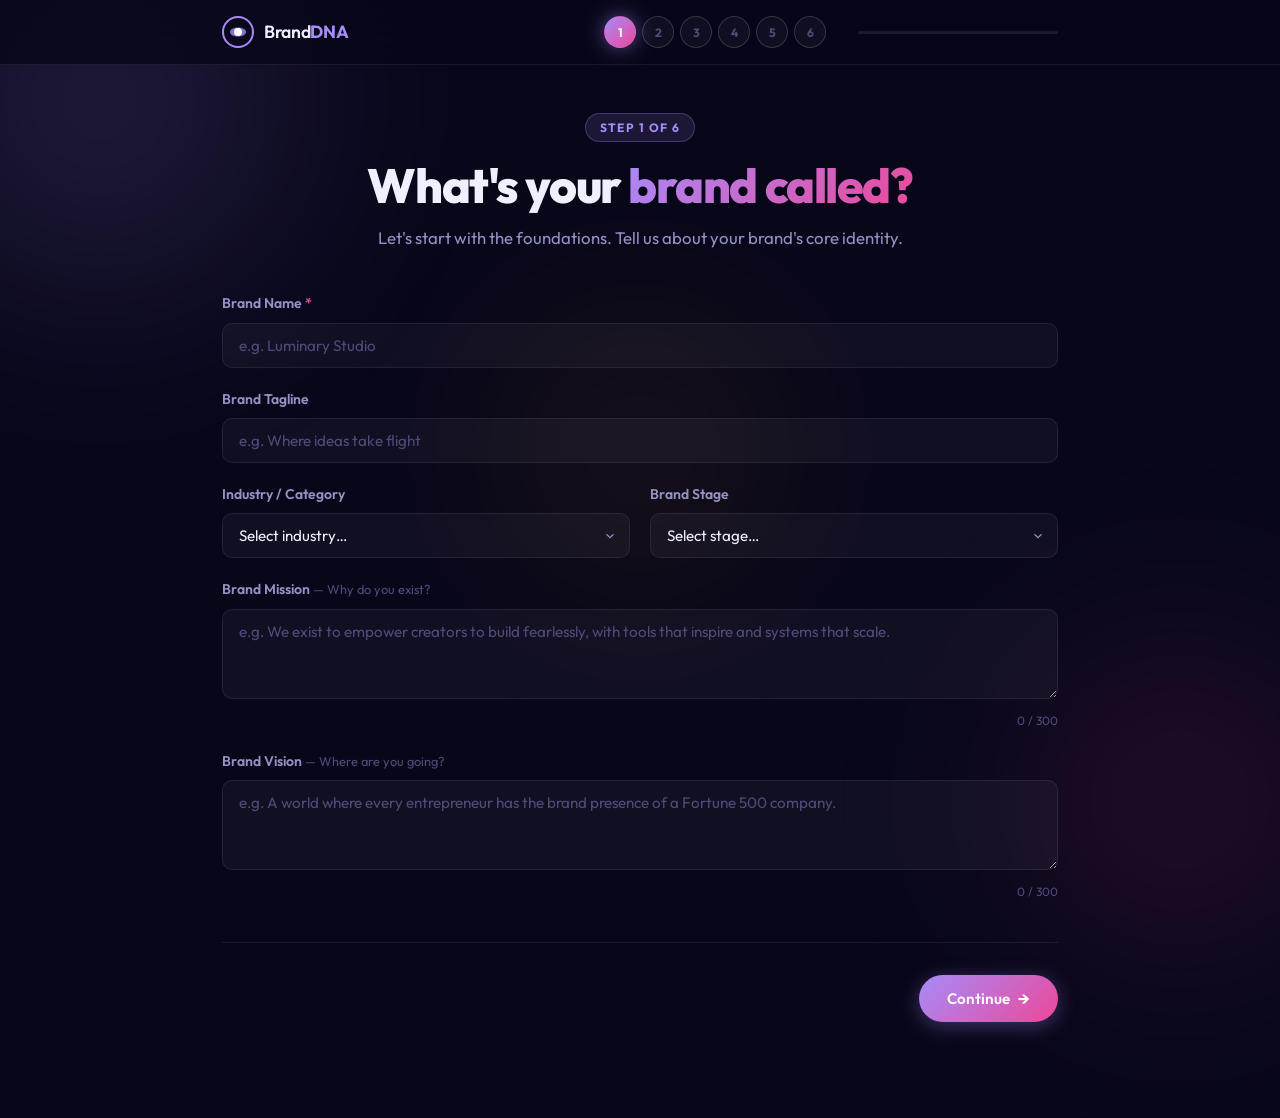
<file: brand-dna-builder/index.html>
<!DOCTYPE html>
<html lang="en">
<head>
  <meta charset="UTF-8" />
  <meta name="viewport" content="width=device-width, initial-scale=1.0" />
  <title>Brand DNA Builder — Craft Your Brand Identity</title>
  <meta name="description" content="Define, articulate, and visualize your brand's core DNA. Build a complete brand identity with personality, values, voice, and visual direction." />
  <link rel="preconnect" href="https://fonts.googleapis.com" />
  <link rel="preconnect" href="https://fonts.gstatic.com" crossorigin />
  <link href="https://fonts.googleapis.com/css2?family=Outfit:wght@300;400;500;600;700;800;900&family=Playfair+Display:ital,wght@0,700;0,900;1,700&display=swap" rel="stylesheet" />
  <link rel="stylesheet" href="style.css" />
</head>
<body>

  <!-- Background Orbs -->
  <div class="bg-orb orb-1"></div>
  <div class="bg-orb orb-2"></div>
  <div class="bg-orb orb-3"></div>

  <!-- Header -->
  <header class="site-header">
    <div class="header-inner">
      <div class="logo">
        <svg width="32" height="32" viewBox="0 0 32 32" fill="none">
          <circle cx="16" cy="16" r="15" stroke="url(#logoGrad)" stroke-width="2"/>
          <path d="M8 16 C8 10, 24 10, 24 16 C24 22, 8 22, 8 16Z" fill="url(#logoGrad)" opacity="0.8"/>
          <circle cx="16" cy="16" r="4" fill="white"/>
          <defs>
            <linearGradient id="logoGrad" x1="0" y1="0" x2="32" y2="32">
              <stop offset="0%" stop-color="#a78bfa"/>
              <stop offset="100%" stop-color="#ec4899"/>
            </linearGradient>
          </defs>
        </svg>
        <span>Brand<strong>DNA</strong></span>
      </div>
      <nav class="step-nav" id="stepNav">
        <button class="nav-dot active" data-step="0" title="Brand Basics">1</button>
        <button class="nav-dot" data-step="1" title="Personality">2</button>
        <button class="nav-dot" data-step="2" title="Core Values">3</button>
        <button class="nav-dot" data-step="3" title="Brand Voice">4</button>
        <button class="nav-dot" data-step="4" title="Visual Identity">5</button>
        <button class="nav-dot" data-step="5" title="Your DNA">6</button>
      </nav>
      <div class="progress-bar-wrap">
        <div class="progress-bar" id="progressBar"></div>
      </div>
    </div>
  </header>

  <!-- Main App -->
  <main class="app-main">

    <!-- ===== STEP 0: Brand Basics ===== -->
    <section class="step-section active" id="step-0" data-step="0">
      <div class="step-hero">
        <div class="step-tag">Step 1 of 6</div>
        <h1 class="step-title">What's your <em>brand called?</em></h1>
        <p class="step-subtitle">Let's start with the foundations. Tell us about your brand's core identity.</p>
      </div>
      <div class="form-grid">
        <div class="form-group full">
          <label for="brandName">Brand Name <span class="req">*</span></label>
          <input type="text" id="brandName" class="form-input" placeholder="e.g. Luminary Studio" maxlength="60" />
        </div>
        <div class="form-group full">
          <label for="brandTagline">Brand Tagline</label>
          <input type="text" id="brandTagline" class="form-input" placeholder="e.g. Where ideas take flight" maxlength="100" />
        </div>
        <div class="form-group">
          <label for="brandIndustry">Industry / Category</label>
          <select id="brandIndustry" class="form-input form-select">
            <option value="">Select industry…</option>
            <option>Technology &amp; SaaS</option>
            <option>Fashion &amp; Lifestyle</option>
            <option>Health &amp; Wellness</option>
            <option>Finance &amp; Fintech</option>
            <option>Food &amp; Beverage</option>
            <option>Creative &amp; Design</option>
            <option>Education &amp; Learning</option>
            <option>Real Estate</option>
            <option>Retail &amp; E-commerce</option>
            <option>Entertainment &amp; Media</option>
            <option>Consulting &amp; Services</option>
            <option>Non-Profit</option>
            <option>Other</option>
          </select>
        </div>
        <div class="form-group">
          <label for="brandStage">Brand Stage</label>
          <select id="brandStage" class="form-input form-select">
            <option value="">Select stage…</option>
            <option>Pre-launch / Concept</option>
            <option>Startup (0–1 year)</option>
            <option>Growth (1–3 years)</option>
            <option>Established (3+ years)</option>
            <option>Rebrand / Refresh</option>
          </select>
        </div>
        <div class="form-group full">
          <label for="brandMission">Brand Mission <span class="hint">— Why do you exist?</span></label>
          <textarea id="brandMission" class="form-input form-textarea" placeholder="e.g. We exist to empower creators to build fearlessly, with tools that inspire and systems that scale." rows="3" maxlength="300"></textarea>
          <div class="char-count" id="missionCount">0 / 300</div>
        </div>
        <div class="form-group full">
          <label for="brandVision">Brand Vision <span class="hint">— Where are you going?</span></label>
          <textarea id="brandVision" class="form-input form-textarea" placeholder="e.g. A world where every entrepreneur has the brand presence of a Fortune 500 company." rows="3" maxlength="300"></textarea>
          <div class="char-count" id="visionCount">0 / 300</div>
        </div>
      </div>
      <div class="step-actions">
        <button class="btn btn-primary" id="step0Next">Continue <span class="btn-arrow">→</span></button>
      </div>
    </section>

    <!-- ===== STEP 1: Brand Personality / Archetype ===== -->
    <section class="step-section" id="step-1" data-step="1">
      <div class="step-hero">
        <div class="step-tag">Step 2 of 6</div>
        <h2 class="step-title">What's your brand's <em>personality?</em></h2>
        <p class="step-subtitle">Choose the archetype that best captures your brand's spirit. You can select up to 2.</p>
      </div>
      <div class="archetype-grid" id="archetypeGrid"></div>
      <div class="step-hero" style="margin-top: 3rem;">
        <h3 class="section-label">Tone of Voice</h3>
        <p class="step-subtitle" style="margin-bottom: 1.5rem;">Drag each slider to define how your brand communicates.</p>
      </div>
      <div class="sliders-grid" id="slidersGrid"></div>
      <div class="step-actions">
        <button class="btn btn-ghost" onclick="goToStep(0)">← Back</button>
        <button class="btn btn-primary" id="step1Next">Continue <span class="btn-arrow">→</span></button>
      </div>
    </section>

    <!-- ===== STEP 2: Core Values ===== -->
    <section class="step-section" id="step-2" data-step="2">
      <div class="step-hero">
        <div class="step-tag">Step 3 of 6</div>
        <h2 class="step-title">What does your brand <em>stand for?</em></h2>
        <p class="step-subtitle">Select 3–6 core values that define your brand's principles and commitments.</p>
      </div>
      <div class="values-grid" id="valuesGrid"></div>
      <div class="custom-value-wrap">
        <input type="text" id="customValueInput" class="form-input" placeholder="+ Add a custom value…" maxlength="30" />
        <button class="btn btn-ghost btn-sm" id="addCustomValue">Add</button>
      </div>
      <div class="selected-values-preview" id="selectedValuesPreview">
        <span class="preview-label">Selected:</span>
        <span id="selectedValuesList">None yet</span>
      </div>
      <div class="step-actions">
        <button class="btn btn-ghost" onclick="goToStep(1)">← Back</button>
        <button class="btn btn-primary" id="step2Next">Continue <span class="btn-arrow">→</span></button>
      </div>
    </section>

    <!-- ===== STEP 3: Brand Voice ===== -->
    <section class="step-section" id="step-3" data-step="3">
      <div class="step-hero">
        <div class="step-tag">Step 4 of 6</div>
        <h2 class="step-title">How does your brand <em>speak?</em></h2>
        <p class="step-subtitle">Define your messaging pillars and the words that represent — and don't represent — your brand.</p>
      </div>

      <div class="voice-section">
        <h3 class="section-label">Messaging Pillars</h3>
        <p class="section-hint">The 3 core themes your brand always communicates.</p>
        <div class="pillars-wrap" id="pillarsWrap">
          <div class="pillar-item">
            <span class="pillar-num">01</span>
            <input type="text" class="form-input pillar-input" placeholder="e.g. Effortless Simplicity" maxlength="50" data-pillar="0"/>
          </div>
          <div class="pillar-item">
            <span class="pillar-num">02</span>
            <input type="text" class="form-input pillar-input" placeholder="e.g. Human Connection" maxlength="50" data-pillar="1"/>
          </div>
          <div class="pillar-item">
            <span class="pillar-num">03</span>
            <input type="text" class="form-input pillar-input" placeholder="e.g. Bold Innovation" maxlength="50" data-pillar="2"/>
          </div>
        </div>
      </div>

      <div class="voice-section">
        <h3 class="section-label">Brand Words</h3>
        <div class="word-banks">
          <div class="word-bank">
            <h4 class="wb-label wb-yes">✓ We ARE</h4>
            <p class="section-hint">Words that describe your brand</p>
            <div class="word-tags" id="weAreTags"></div>
            <div class="word-input-wrap">
              <input type="text" id="weAreInput" class="form-input word-input" placeholder="Type a word + Enter" maxlength="25"/>
            </div>
          </div>
          <div class="word-bank">
            <h4 class="wb-label wb-no">✕ We Are NOT</h4>
            <p class="section-hint">Words to avoid entirely</p>
            <div class="word-tags" id="weAreNotTags"></div>
            <div class="word-input-wrap">
              <input type="text" id="weAreNotInput" class="form-input word-input" placeholder="Type a word + Enter" maxlength="25"/>
            </div>
          </div>
        </div>
      </div>

      <div class="voice-section">
        <h3 class="section-label">Target Audience</h3>
        <textarea id="targetAudience" class="form-input form-textarea" placeholder="Describe your ideal customer: who they are, what they care about, what keeps them up at night…" rows="3" maxlength="400"></textarea>
        <div class="char-count" id="audienceCount">0 / 400</div>
      </div>

      <div class="step-actions">
        <button class="btn btn-ghost" onclick="goToStep(2)">← Back</button>
        <button class="btn btn-primary" id="step3Next">Continue <span class="btn-arrow">→</span></button>
      </div>
    </section>

    <!-- ===== STEP 4: Visual Identity ===== -->
    <section class="step-section" id="step-4" data-step="4">
      <div class="step-hero">
        <div class="step-tag">Step 5 of 6</div>
        <h2 class="step-title">What does your brand <em>look like?</em></h2>
        <p class="step-subtitle">Choose a visual direction that aligns with your brand's personality.</p>
      </div>

      <div class="visual-section">
        <h3 class="section-label">Color Palette</h3>
        <p class="section-hint">Select a palette mood, then fine-tune your colors.</p>
        <div class="palette-moods" id="paletteMoods"></div>
        <div class="custom-colors" id="customColors">
          <div class="color-picker-wrap">
            <label>Primary</label>
            <input type="color" id="primaryColor" class="color-swatch-input" value="#7c3aed"/>
          </div>
          <div class="color-picker-wrap">
            <label>Secondary</label>
            <input type="color" id="secondaryColor" class="color-swatch-input" value="#ec4899"/>
          </div>
          <div class="color-picker-wrap">
            <label>Accent</label>
            <input type="color" id="accentColor" class="color-swatch-input" value="#f59e0b"/>
          </div>
          <div class="color-picker-wrap">
            <label>Neutral</label>
            <input type="color" id="neutralColor" class="color-swatch-input" value="#1e1b4b"/>
          </div>
        </div>
        <div class="palette-preview" id="palettePreview"></div>
      </div>

      <div class="visual-section">
        <h3 class="section-label">Typography Feel</h3>
        <div class="type-options" id="typeOptions"></div>
      </div>

      <div class="visual-section">
        <h3 class="section-label">Visual Style</h3>
        <div class="style-options" id="styleOptions"></div>
      </div>

      <div class="step-actions">
        <button class="btn btn-ghost" onclick="goToStep(3)">← Back</button>
        <button class="btn btn-primary" id="step4Next">Generate My Brand DNA <span class="btn-arrow">✦</span></button>
      </div>
    </section>

    <!-- ===== STEP 5: Brand DNA Summary ===== -->
    <section class="step-section" id="step-5" data-step="5">
      <div class="step-hero">
        <div class="step-tag">Your Brand DNA</div>
        <h2 class="step-title" id="dnaBrandName">Your Brand DNA</h2>
        <p class="step-subtitle">Here's your complete brand identity blueprint — ready to guide every decision.</p>
      </div>

      <div class="dna-card" id="dnaCard">
        <!-- Brand Header -->
        <div class="dna-header" id="dnaHeader">
          <div class="dna-logo-ring" id="dnaLogoRing">
            <span id="dnaInitials">BN</span>
          </div>
          <div class="dna-header-text">
            <h2 id="dnaNameDisplay">Brand Name</h2>
            <p id="dnaTaglineDisplay">Tagline goes here</p>
            <div class="dna-badges">
              <span class="dna-badge" id="dnaIndustryBadge">Industry</span>
              <span class="dna-badge" id="dnaStageBadge">Stage</span>
            </div>
          </div>
        </div>

        <!-- DNA Grid -->
        <div class="dna-grid">
          <div class="dna-block">
            <div class="dna-block-icon">🎯</div>
            <h4>Mission</h4>
            <p id="dnaMission">—</p>
          </div>
          <div class="dna-block">
            <div class="dna-block-icon">🌟</div>
            <h4>Vision</h4>
            <p id="dnaVision">—</p>
          </div>
          <div class="dna-block">
            <div class="dna-block-icon">🧠</div>
            <h4>Personality</h4>
            <div id="dnaPersonality" class="dna-chips"></div>
          </div>
          <div class="dna-block">
            <div class="dna-block-icon">💎</div>
            <h4>Core Values</h4>
            <div id="dnaValues" class="dna-chips"></div>
          </div>
          <div class="dna-block">
            <div class="dna-block-icon">🗣️</div>
            <h4>Brand Voice</h4>
            <div id="dnaVoiceSliders"></div>
          </div>
          <div class="dna-block">
            <div class="dna-block-icon">🏛️</div>
            <h4>Messaging Pillars</h4>
            <div id="dnaPillars" class="pillar-list"></div>
          </div>
          <div class="dna-block">
            <div class="dna-block-icon">✅</div>
            <h4>We ARE</h4>
            <div id="dnaWeAre" class="dna-chips yes-chips"></div>
          </div>
          <div class="dna-block">
            <div class="dna-block-icon">🚫</div>
            <h4>We Are NOT</h4>
            <div id="dnaWeAreNot" class="dna-chips no-chips"></div>
          </div>
          <div class="dna-block">
            <div class="dna-block-icon">👥</div>
            <h4>Target Audience</h4>
            <p id="dnaAudience">—</p>
          </div>
          <div class="dna-block dna-palette-block">
            <div class="dna-block-icon">🎨</div>
            <h4>Visual Identity</h4>
            <div class="dna-palette-row" id="dnaPaletteRow"></div>
            <div class="dna-type-info" id="dnaTypeInfo"></div>
            <div class="dna-style-info" id="dnaStyleInfo"></div>
          </div>
        </div>

        <!-- DNA Score -->
        <div class="dna-score-section">
          <div class="dna-score-header">
            <h3>Brand DNA Score</h3>
            <p>How complete and consistent is your brand identity?</p>
          </div>
          <div class="dna-score-ring-wrap">
            <svg class="dna-score-ring" viewBox="0 0 120 120" width="120" height="120">
              <circle class="ring-bg" cx="60" cy="60" r="50" />
              <circle class="ring-fill" id="scoreRingFill" cx="60" cy="60" r="50"
                stroke-dasharray="314"
                stroke-dashoffset="314"
              />
            </svg>
            <div class="dna-score-num" id="dnaScoreNum">0%</div>
          </div>
          <div class="dna-score-bars" id="dnaScoreBars"></div>
        </div>
      </div>

      <div class="step-actions">
        <button class="btn btn-ghost" onclick="goToStep(4)">← Edit</button>
        <button class="btn btn-primary" id="downloadBtn">Download Brand Brief ↓</button>
        <button class="btn btn-accent" id="startOverBtn">Start Over ✦</button>
      </div>
    </section>

  </main>

  <script src="app.js"></script>
</body>
</html>
</file>
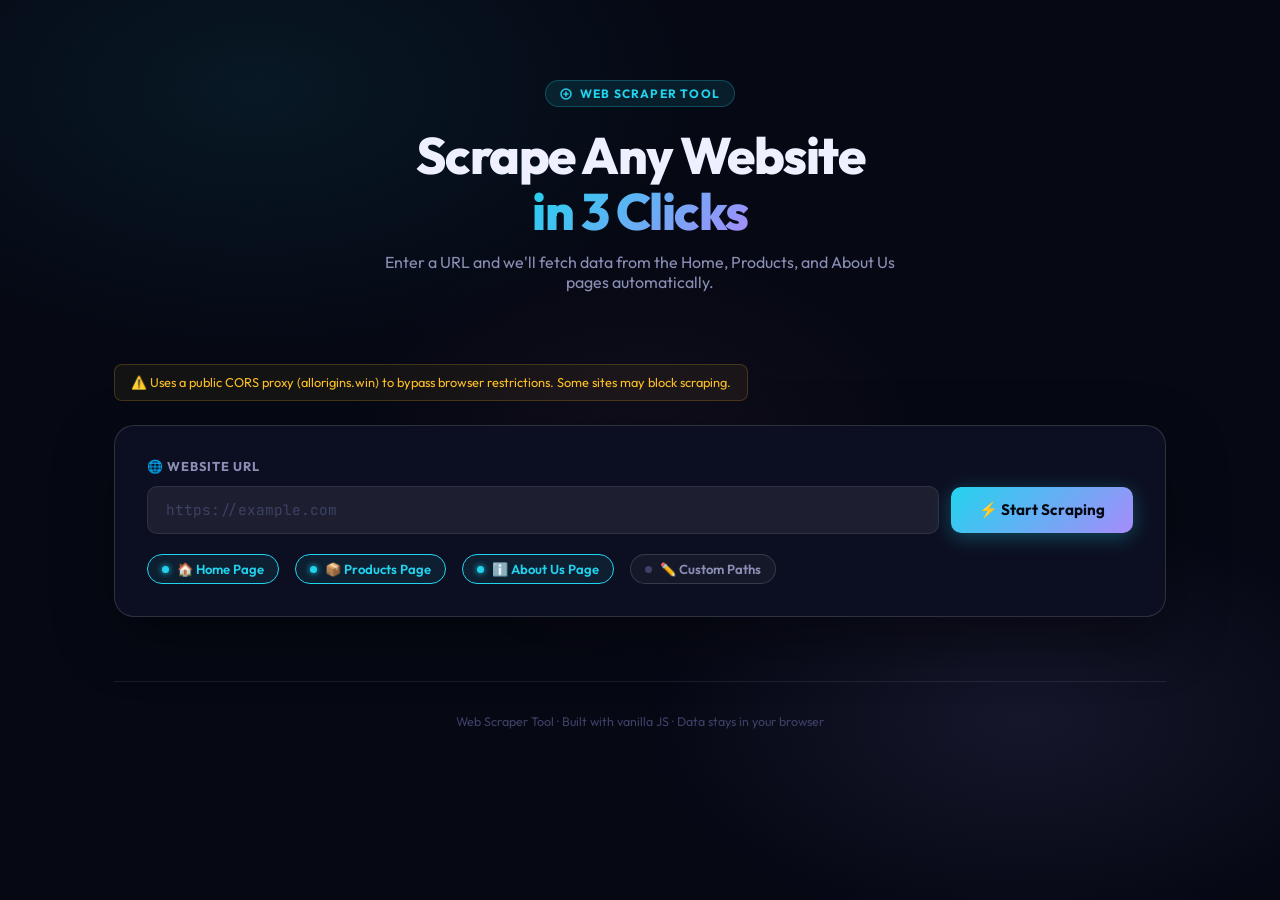
<file: web-scraper/index.html>
<!DOCTYPE html>
<html lang="en">
<head>
  <meta charset="UTF-8" />
  <meta name="viewport" content="width=device-width, initial-scale=1.0" />
  <title>Web Scraper — Extract Home, Products & About Pages</title>
  <meta name="description" content="Scrape homepage, products, and about us pages from any website. Extract text, headings, links and product info." />
  <link rel="preconnect" href="https://fonts.googleapis.com" />
  <link rel="preconnect" href="https://fonts.gstatic.com" crossorigin />
  <link href="https://fonts.googleapis.com/css2?family=Outfit:wght@300;400;500;600;700;800&family=JetBrains+Mono:wght@400;600&display=swap" rel="stylesheet" />
  <style>
    /* ── Reset & Variables ── */
    *, *::before, *::after { box-sizing: border-box; margin: 0; padding: 0; }

    :root {
      --bg:       #060914;
      --surface:  #0c0f21;
      --surface2: #131729;
      --glass:    rgba(255,255,255,0.04);
      --glass2:   rgba(255,255,255,0.07);
      --border:   rgba(255,255,255,0.08);
      --border2:  rgba(255,255,255,0.14);
      --text:     #eef0ff;
      --dim:      #8b8fb5;
      --mute:     #3d4166;
      --cyan:     #22d3ee;
      --purple:   #a78bfa;
      --pink:     #f472b6;
      --green:    #34d399;
      --yellow:   #fbbf24;
      --red:      #f87171;
      --radius:   14px;
    }

    html { scroll-behavior: smooth; }
    body {
      font-family: 'Outfit', sans-serif;
      background: var(--bg);
      color: var(--text);
      min-height: 100vh;
      overflow-x: hidden;
    }

    /* ── Background ── */
    .bg-mesh {
      position: fixed; inset: 0; z-index: 0; pointer-events: none;
      background:
        radial-gradient(ellipse 60% 50% at 20% 10%, rgba(34,211,238,0.08) 0%, transparent 60%),
        radial-gradient(ellipse 50% 40% at 80% 80%, rgba(167,139,250,0.1) 0%, transparent 60%),
        radial-gradient(ellipse 40% 40% at 50% 50%, rgba(244,114,182,0.05) 0%, transparent 60%);
    }

    /* ── App Layout ── */
    .app { position: relative; z-index: 1; max-width: 1100px; margin: 0 auto; padding: 2rem 1.5rem 4rem; }

    /* ── Header ── */
    .header {
      text-align: center;
      padding: 3rem 0 2.5rem;
      margin-bottom: 2rem;
    }
    .header-badge {
      display: inline-flex; align-items: center; gap: 0.5rem;
      background: rgba(34,211,238,0.1); border: 1px solid rgba(34,211,238,0.25);
      border-radius: 99px; padding: 5px 14px; font-size: 0.75rem;
      font-weight: 700; letter-spacing: 0.1em; text-transform: uppercase;
      color: var(--cyan); margin-bottom: 1.25rem;
    }
    .header h1 {
      font-size: clamp(2rem, 5vw, 3.2rem);
      font-weight: 800; letter-spacing: -0.03em; line-height: 1.1;
      margin-bottom: 0.75rem;
    }
    .header h1 span {
      background: linear-gradient(135deg, var(--cyan), var(--purple));
      -webkit-background-clip: text; background-clip: text;
      -webkit-text-fill-color: transparent;
    }
    .header p { font-size: 1rem; color: var(--dim); max-width: 520px; margin: 0 auto; }

    /* ── URL Input Card ── */
    .input-card {
      background: var(--surface);
      border: 1px solid var(--border2);
      border-radius: 20px;
      padding: 2rem;
      margin-bottom: 2rem;
      box-shadow: 0 20px 60px rgba(0,0,0,0.4);
    }
    .input-label {
      font-size: 0.8rem; font-weight: 700; letter-spacing: 0.08em;
      text-transform: uppercase; color: var(--dim); margin-bottom: 0.75rem;
    }
    .input-row {
      display: flex; gap: 0.75rem; align-items: center; flex-wrap: wrap;
    }
    .url-input {
      flex: 1; min-width: 280px;
      background: var(--glass2);
      border: 1.5px solid var(--border);
      border-radius: 10px;
      padding: 0.85rem 1.1rem;
      color: var(--text);
      font-family: 'JetBrains Mono', monospace;
      font-size: 0.9rem;
      outline: none;
      transition: all 0.25s;
    }
    .url-input:focus { border-color: var(--cyan); box-shadow: 0 0 0 3px rgba(34,211,238,0.12); }
    .url-input::placeholder { color: var(--mute); }

    .btn-scrape {
      display: inline-flex; align-items: center; gap: 0.5rem;
      background: linear-gradient(135deg, var(--cyan), var(--purple));
      border: none; border-radius: 10px;
      padding: 0.85rem 1.75rem;
      font-family: 'Outfit', sans-serif; font-size: 0.95rem; font-weight: 700;
      color: #060914; cursor: pointer;
      transition: all 0.25s; white-space: nowrap;
      box-shadow: 0 4px 20px rgba(34,211,238,0.3);
    }
    .btn-scrape:hover { transform: translateY(-2px); box-shadow: 0 8px 30px rgba(34,211,238,0.45); }
    .btn-scrape:disabled { opacity: 0.5; cursor: not-allowed; transform: none; }
    .btn-scrape .spin { display: none; animation: spin 0.8s linear infinite; }
    .btn-scrape.loading .spin { display: inline; }
    .btn-scrape.loading .idle-icon { display: none; }

    /* Target pages config */
    .targets-row {
      display: flex; gap: 1rem; margin-top: 1.25rem; flex-wrap: wrap;
    }
    .target-chip {
      display: flex; align-items: center; gap: 0.5rem;
      padding: 6px 14px; border-radius: 99px;
      border: 1.5px solid var(--border2);
      background: var(--glass); font-size: 0.82rem; font-weight: 600;
      color: var(--dim); cursor: pointer; user-select: none; transition: all 0.2s;
    }
    .target-chip input[type="checkbox"] { display: none; }
    .target-chip.on { border-color: var(--cyan); color: var(--cyan); background: rgba(34,211,238,0.08); }
    .target-chip .chip-dot {
      width: 7px; height: 7px; border-radius: 50%;
      background: var(--mute); transition: background 0.2s;
    }
    .target-chip.on .chip-dot { background: var(--cyan); box-shadow: 0 0 6px var(--cyan); }

    /* Custom path inputs */
    .custom-paths { margin-top: 1rem; display: none; }
    .custom-paths.visible { display: grid; grid-template-columns: repeat(auto-fill, minmax(200px,1fr)); gap: 0.75rem; }
    .path-field { display: flex; flex-direction: column; gap: 0.35rem; }
    .path-label { font-size: 0.72rem; font-weight: 600; color: var(--dim); text-transform: uppercase; letter-spacing: 0.06em; }
    .path-input {
      background: var(--glass);
      border: 1px solid var(--border);
      border-radius: 8px;
      padding: 0.5rem 0.75rem;
      color: var(--text);
      font-family: 'JetBrains Mono', monospace;
      font-size: 0.82rem; outline: none;
      transition: border-color 0.2s;
    }
    .path-input:focus { border-color: var(--purple); }

    /* ── Status Log ── */
    .status-log {
      background: var(--surface2);
      border: 1px solid var(--border);
      border-radius: var(--radius);
      padding: 1.25rem;
      margin-bottom: 2rem;
      display: none;
      font-family: 'JetBrains Mono', monospace;
      font-size: 0.8rem;
    }
    .status-log.visible { display: block; }
    .log-header { font-size: 0.7rem; font-weight: 700; letter-spacing: 0.08em; text-transform: uppercase; color: var(--dim); margin-bottom: 0.75rem; }
    .log-line { display: flex; align-items: center; gap: 0.6rem; margin-bottom: 0.4rem; }
    .log-icon { font-size: 0.9rem; flex-shrink: 0; }
    .log-text { color: var(--dim); }
    .log-text.ok { color: var(--green); }
    .log-text.err { color: var(--red); }
    .log-text.working { color: var(--yellow); }
    .log-text.info { color: var(--cyan); }

    /* ── Results Grid ── */
    .results-grid {
      display: grid;
      grid-template-columns: repeat(auto-fill, minmax(320px, 1fr));
      gap: 1.5rem;
      margin-bottom: 2rem;
    }
    .result-card {
      background: var(--surface);
      border: 1px solid var(--border);
      border-radius: 18px;
      overflow: hidden;
      display: none;
      animation: cardIn 0.5s cubic-bezier(0.4,0,0.2,1);
    }
    .result-card.visible { display: block; }
    @keyframes cardIn { from { opacity:0; transform:translateY(20px); } to { opacity:1; transform:translateY(0); } }

    .card-header {
      padding: 1.1rem 1.25rem;
      border-bottom: 1px solid var(--border);
      display: flex; align-items: center; gap: 0.75rem;
    }
    .card-icon {
      width: 36px; height: 36px; border-radius: 8px;
      display: flex; align-items: center; justify-content: center;
      font-size: 1.1rem; flex-shrink: 0;
    }
    .icon-home    { background: rgba(34,211,238,0.12); }
    .icon-product { background: rgba(167,139,250,0.12); }
    .icon-about   { background: rgba(244,114,182,0.12); }

    .card-title { font-size: 0.95rem; font-weight: 700; }
    .card-url { font-size: 0.72rem; color: var(--dim); font-family: 'JetBrains Mono', monospace; word-break: break-all; }
    .card-status {
      margin-left: auto; font-size: 0.7rem; font-weight: 700;
      padding: 3px 10px; border-radius: 99px; flex-shrink: 0;
    }
    .status-ok  { background: rgba(52,211,153,0.12); color: var(--green); border: 1px solid rgba(52,211,153,0.3); }
    .status-err { background: rgba(248,113,113,0.12); color: var(--red);   border: 1px solid rgba(248,113,113,0.3); }
    .status-loading { background: rgba(251,191,36,0.12); color: var(--yellow); border: 1px solid rgba(251,191,36,0.3); }

    /* Tabs */
    .card-tabs {
      display: flex; border-bottom: 1px solid var(--border);
      overflow-x: auto; scrollbar-width: none;
    }
    .card-tabs::-webkit-scrollbar { display: none; }
    .tab-btn {
      padding: 0.6rem 1rem; font-size: 0.78rem; font-weight: 600;
      color: var(--dim); border: none; background: none; cursor: pointer;
      border-bottom: 2px solid transparent; transition: all 0.2s;
      white-space: nowrap; font-family: 'Outfit', sans-serif;
    }
    .tab-btn.active { color: var(--cyan); border-bottom-color: var(--cyan); }
    .tab-btn:hover:not(.active) { color: var(--text); }

    /* Tab Content */
    .card-content { padding: 1.1rem 1.25rem; max-height: 380px; overflow-y: auto; }
    .card-content::-webkit-scrollbar { width: 4px; }
    .card-content::-webkit-scrollbar-track { background: transparent; }
    .card-content::-webkit-scrollbar-thumb { background: var(--mute); border-radius: 99px; }

    .tab-panel { display: none; }
    .tab-panel.active { display: block; }

    /* Data items */
    .data-section { margin-bottom: 1.25rem; }
    .data-section-label {
      font-size: 0.68rem; font-weight: 700; letter-spacing: 0.1em;
      text-transform: uppercase; color: var(--purple); margin-bottom: 0.5rem;
    }
    .data-item {
      padding: 0.5rem 0.75rem; background: var(--glass2);
      border-radius: 8px; font-size: 0.82rem; color: var(--text);
      margin-bottom: 0.4rem; line-height: 1.5;
      border-left: 2px solid var(--mute);
    }
    .data-item.heading { border-left-color: var(--cyan); font-weight: 600; }
    .data-item.link { border-left-color: var(--purple); font-family: 'JetBrains Mono', monospace; font-size: 0.76rem; word-break: break-all; }
    .data-item.link a { color: var(--purple); text-decoration: none; }
    .data-item.link a:hover { text-decoration: underline; }
    .data-item.product { border-left-color: var(--pink); }
    .data-item.price { border-left-color: var(--green); font-weight: 700; color: var(--green); font-family: 'JetBrains Mono', monospace; }
    .data-item.meta { border-left-color: var(--yellow); font-size: 0.78rem; color: var(--yellow); }
    .data-item.body-text { border-left-color: var(--mute); font-size: 0.8rem; color: var(--dim); }
    .data-count { font-size: 0.75rem; color: var(--dim); margin-bottom: 0.5rem; }
    .no-data { text-align: center; padding: 2rem; color: var(--mute); font-size: 0.85rem; }

    /* Raw HTML panel */
    .raw-html {
      background: var(--glass);
      border: 1px solid var(--border);
      border-radius: 8px;
      padding: 0.75rem;
      font-family: 'JetBrains Mono', monospace;
      font-size: 0.72rem;
      color: var(--dim);
      white-space: pre-wrap;
      word-break: break-all;
      max-height: 300px;
      overflow-y: auto;
    }

    /* ── Export Bar ── */
    .export-bar {
      display: none; justify-content: center; gap: 1rem; margin-bottom: 2rem; flex-wrap: wrap;
    }
    .export-bar.visible { display: flex; }
    .btn-export {
      display: inline-flex; align-items: center; gap: 0.5rem;
      border-radius: 99px; padding: 0.65rem 1.4rem;
      font-family: 'Outfit', sans-serif; font-size: 0.875rem; font-weight: 600;
      cursor: pointer; border: 1.5px solid; transition: all 0.25s;
    }
    .btn-json  { border-color: var(--cyan); color: var(--cyan); background: rgba(34,211,238,0.06); }
    .btn-json:hover  { background: rgba(34,211,238,0.14); transform: translateY(-1px); }
    .btn-txt   { border-color: var(--purple); color: var(--purple); background: rgba(167,139,250,0.06); }
    .btn-txt:hover   { background: rgba(167,139,250,0.14); transform: translateY(-1px); }
    .btn-clear { border-color: var(--mute); color: var(--dim); background: transparent; }
    .btn-clear:hover { border-color: var(--red); color: var(--red); }

    /* ── Footer ── */
    .footer {
      text-align: center; font-size: 0.78rem; color: var(--mute);
      padding-top: 2rem; border-top: 1px solid var(--border);
    }
    .proxy-note {
      display: inline-flex; align-items: center; gap: 0.4rem;
      background: rgba(251,191,36,0.06); border: 1px solid rgba(251,191,36,0.2);
      border-radius: 8px; padding: 0.6rem 1rem;
      font-size: 0.8rem; color: var(--yellow); margin-bottom: 1.5rem;
    }

    /* ── Animations ── */
    @keyframes spin { to { transform: rotate(360deg); } }
    @keyframes pulse { 0%,100%{opacity:1} 50%{opacity:.4} }
    .pulse { animation: pulse 1.5s ease-in-out infinite; }

    @media (max-width: 600px) {
      .results-grid { grid-template-columns: 1fr; }
      .input-row { flex-direction: column; }
      .url-input, .btn-scrape { width: 100%; }
    }
  </style>
</head>
<body>
  <div class="bg-mesh"></div>
  <div class="app">

    <!-- Header -->
    <div class="header">
      <div class="header-badge">
        <svg width="12" height="12" viewBox="0 0 12 12" fill="none">
          <circle cx="6" cy="6" r="5" stroke="#22d3ee" stroke-width="1.5"/>
          <path d="M4 6h4M6 4v4" stroke="#22d3ee" stroke-width="1.5" stroke-linecap="round"/>
        </svg>
        Web Scraper Tool
      </div>
      <h1>Scrape Any Website<br/><span>in 3 Clicks</span></h1>
      <p>Enter a URL and we'll fetch data from the Home, Products, and About Us pages automatically.</p>
    </div>

    <!-- CORS Note -->
    <div class="proxy-note">
      ⚠️ Uses a public CORS proxy (allorigins.win) to bypass browser restrictions. Some sites may block scraping.
    </div>

    <!-- Input Card -->
    <div class="input-card">
      <div class="input-label">🌐 Website URL</div>
      <div class="input-row">
        <input
          type="url"
          id="urlInput"
          class="url-input"
          placeholder="https://example.com"
          value=""
        />
        <button class="btn-scrape" id="scrapeBtn" onclick="startScrape()">
          <span class="idle-icon">⚡ Start Scraping</span>
          <span class="spin">↻</span>
          <span class="loading-text" style="display:none">Scraping…</span>
        </button>
      </div>

      <!-- Target Selection -->
      <div class="targets-row">
        <label class="target-chip on" id="chip-home">
          <input type="checkbox" id="chk-home" checked onchange="toggleChip('home')"/>
          <div class="chip-dot"></div>
          🏠 Home Page
        </label>
        <label class="target-chip on" id="chip-products">
          <input type="checkbox" id="chk-products" checked onchange="toggleChip('products')"/>
          <div class="chip-dot"></div>
          📦 Products Page
        </label>
        <label class="target-chip on" id="chip-about">
          <input type="checkbox" id="chk-about" checked onchange="toggleChip('about')"/>
          <div class="chip-dot"></div>
          ℹ️ About Us Page
        </label>
        <label class="target-chip" id="chip-custom" onclick="toggleCustomPaths()">
          <div class="chip-dot" id="dot-custom"></div>
          ✏️ Custom Paths
        </label>
      </div>

      <!-- Custom path overrides -->
      <div class="custom-paths" id="customPathsPanel">
        <div class="path-field">
          <div class="path-label">🏠 Home path</div>
          <input type="text" class="path-input" id="pathHome" value="/" placeholder="/" />
        </div>
        <div class="path-field">
          <div class="path-label">📦 Products path</div>
          <input type="text" class="path-input" id="pathProducts" value="/products" placeholder="/products" />
        </div>
        <div class="path-field">
          <div class="path-label">ℹ️ About path</div>
          <input type="text" class="path-input" id="pathAbout" value="/about" placeholder="/about" />
        </div>
      </div>
    </div>

    <!-- Status Log -->
    <div class="status-log" id="statusLog">
      <div class="log-header">📡 Scraping Log</div>
      <div id="logLines"></div>
    </div>

    <!-- Results Grid -->
    <div class="results-grid" id="resultsGrid">
      <div class="result-card" id="card-home">
        <div class="card-header">
          <div class="card-icon icon-home">🏠</div>
          <div>
            <div class="card-title">Home Page</div>
            <div class="card-url" id="url-home">—</div>
          </div>
          <div class="card-status status-loading" id="status-home">Loading</div>
        </div>
        <div class="card-tabs">
          <button class="tab-btn active" onclick="switchTab('home','overview')">Overview</button>
          <button class="tab-btn" onclick="switchTab('home','headings')">Headings</button>
          <button class="tab-btn" onclick="switchTab('home','links')">Links</button>
          <button class="tab-btn" onclick="switchTab('home','meta')">Meta</button>
          <button class="tab-btn" onclick="switchTab('home','raw')">Raw</button>
        </div>
        <div class="card-content">
          <div class="tab-panel active" id="home-overview"></div>
          <div class="tab-panel" id="home-headings"></div>
          <div class="tab-panel" id="home-links"></div>
          <div class="tab-panel" id="home-meta"></div>
          <div class="tab-panel" id="home-raw"></div>
        </div>
      </div>

      <div class="result-card" id="card-products">
        <div class="card-header">
          <div class="card-icon icon-product">📦</div>
          <div>
            <div class="card-title">Products Page</div>
            <div class="card-url" id="url-products">—</div>
          </div>
          <div class="card-status status-loading" id="status-products">Loading</div>
        </div>
        <div class="card-tabs">
          <button class="tab-btn active" onclick="switchTab('products','overview')">Overview</button>
          <button class="tab-btn" onclick="switchTab('products','products')">Products</button>
          <button class="tab-btn" onclick="switchTab('products','headings')">Headings</button>
          <button class="tab-btn" onclick="switchTab('products','links')">Links</button>
          <button class="tab-btn" onclick="switchTab('products','raw')">Raw</button>
        </div>
        <div class="card-content">
          <div class="tab-panel active" id="products-overview"></div>
          <div class="tab-panel" id="products-products"></div>
          <div class="tab-panel" id="products-headings"></div>
          <div class="tab-panel" id="products-links"></div>
          <div class="tab-panel" id="products-raw"></div>
        </div>
      </div>

      <div class="result-card" id="card-about">
        <div class="card-header">
          <div class="card-icon icon-about">ℹ️</div>
          <div>
            <div class="card-title">About Us Page</div>
            <div class="card-url" id="url-about">—</div>
          </div>
          <div class="card-status status-loading" id="status-about">Loading</div>
        </div>
        <div class="card-tabs">
          <button class="tab-btn active" onclick="switchTab('about','overview')">Overview</button>
          <button class="tab-btn" onclick="switchTab('about','headings')">Headings</button>
          <button class="tab-btn" onclick="switchTab('about','links')">Links</button>
          <button class="tab-btn" onclick="switchTab('about','meta')">Meta</button>
          <button class="tab-btn" onclick="switchTab('about','raw')">Raw</button>
        </div>
        <div class="card-content">
          <div class="tab-panel active" id="about-overview"></div>
          <div class="tab-panel" id="about-headings"></div>
          <div class="tab-panel" id="about-links"></div>
          <div class="tab-panel" id="about-meta"></div>
          <div class="tab-panel" id="about-raw"></div>
        </div>
      </div>
    </div>

    <!-- Export Bar -->
    <div class="export-bar" id="exportBar">
      <button class="btn-export btn-json" onclick="exportJSON()">⬇ Export JSON</button>
      <button class="btn-export btn-txt"  onclick="exportText()">⬇ Export Text</button>
      <button class="btn-export btn-clear" onclick="clearAll()">✕ Clear Results</button>
    </div>

    <div class="footer">
      Web Scraper Tool · Built with vanilla JS · Data stays in your browser
    </div>
  </div>

  <script>
    'use strict';

    // ── CORS Proxies (fallback chain) ─────────────────────
    const PROXIES = [
      url => `https://api.allorigins.win/get?url=${encodeURIComponent(url)}`,
      url => `https://corsproxy.io/?${encodeURIComponent(url)}`,
      url => `https://thingproxy.freeboard.io/fetch/${url}`,
      url => `https://cors-anywhere.herokuapp.com/${url}`
    ];

    // ── State ─────────────────────────────────────────────
    let scrapedData = {};
    let showCustomPaths = false;

    // ── UI Helpers ────────────────────────────────────────
    function toggleChip(name) {
      const chip = document.getElementById(`chip-${name}`);
      const chk  = document.getElementById(`chk-${name}`);
      chip.classList.toggle('on', chk.checked);
    }

    function toggleCustomPaths() {
      showCustomPaths = !showCustomPaths;
      const panel = document.getElementById('customPathsPanel');
      const chip  = document.getElementById('chip-custom');
      const dot   = document.getElementById('dot-custom');
      panel.classList.toggle('visible', showCustomPaths);
      chip.classList.toggle('on', showCustomPaths);
      dot.style.background = showCustomPaths ? 'var(--cyan)' : '';
      dot.style.boxShadow  = showCustomPaths ? '0 0 6px var(--cyan)' : '';
    }

    function log(icon, msg, cls = '') {
      const log = document.getElementById('statusLog');
      const lines = document.getElementById('logLines');
      log.classList.add('visible');
      const ts = new Date().toLocaleTimeString();
      const line = document.createElement('div');
      line.className = 'log-line';
      line.innerHTML = `<span class="log-icon">${icon}</span><span class="log-text ${cls}">[${ts}] ${msg}</span>`;
      lines.appendChild(line);
      lines.scrollTop = lines.scrollHeight;
    }

    function clearLog() {
      document.getElementById('logLines').innerHTML = '';
      document.getElementById('statusLog').classList.remove('visible');
    }

    function setCardStatus(page, status) {
      const el = document.getElementById(`status-${page}`);
      el.className = `card-status status-${status}`;
      el.textContent = status === 'ok' ? '✓ Done' : status === 'err' ? '✕ Failed' : 'Loading…';
    }

    function switchTab(page, tab) {
      const card = document.getElementById(`card-${page}`);
      card.querySelectorAll('.tab-btn').forEach(b => b.classList.remove('active'));
      card.querySelectorAll('.tab-panel').forEach(p => p.classList.remove('active'));
      const activeBtn = card.querySelector(`.tab-btn[onclick="switchTab('${page}','${tab}')"]`);
      const activePanel = document.getElementById(`${page}-${tab}`);
      if (activeBtn)  activeBtn.classList.add('active');
      if (activePanel) activePanel.classList.add('active');
    }

    // ── Fetch via proxy with fallback ─────────────────────
    async function fetchViaProxy(url) {
      for (let i = 0; i < PROXIES.length; i++) {
        const proxyUrl = PROXIES[i](url);
        try {
          log('🔄', `Trying proxy ${i+1}/3 for: ${url.slice(0,60)}…`, 'working');
          const res = await fetch(proxyUrl, { signal: AbortSignal.timeout(15000) });
          if (!res.ok) continue;
          const data = await res.json().catch(async () => {
            // Some proxies return raw HTML
            const text = await res.text();
            return { contents: text };
          });
          const html = data.contents || data;
          if (typeof html === 'string' && html.trim().length > 50) {
            log('✅', `Proxy ${i+1} succeeded`, 'ok');
            return html;
          }
        } catch (e) {
          log('⚠️', `Proxy ${i+1} failed: ${e.message}`, 'err');
        }
      }
      throw new Error('All proxies failed. The site may be blocking scrapers.');
    }

    // ── Parse HTML ────────────────────────────────────────
    function parseHTML(htmlStr, baseUrl, pageType) {
      const parser = new DOMParser();
      const doc = parser.parseFromString(htmlStr, 'text/html');

      // Helper: clean text
      const clean = str => str?.replace(/\s+/g, ' ').trim() || '';

      // Meta info
      const meta = {
        title:       clean(doc.title),
        description: doc.querySelector('meta[name="description"]')?.content || '',
        keywords:    doc.querySelector('meta[name="keywords"]')?.content || '',
        ogTitle:     doc.querySelector('meta[property="og:title"]')?.content || '',
        ogDesc:      doc.querySelector('meta[property="og:description"]')?.content || '',
        ogImage:     doc.querySelector('meta[property="og:image"]')?.content || '',
        canonical:   doc.querySelector('link[rel="canonical"]')?.href || '',
        charset:     doc.querySelector('meta[charset]')?.getAttribute('charset') || '',
      };

      // Headings
      const headings = [];
      doc.querySelectorAll('h1,h2,h3,h4').forEach(h => {
        const t = clean(h.textContent);
        if (t && t.length > 1) headings.push({ tag: h.tagName, text: t });
      });

      // Body text (paragraphs)
      const paragraphs = [];
      doc.querySelectorAll('p, article p, main p').forEach(p => {
        const t = clean(p.textContent);
        if (t && t.length > 30) paragraphs.push(t.slice(0, 300));
      });

      // Links
      const links = [];
      const seenLinks = new Set();
      doc.querySelectorAll('a[href]').forEach(a => {
        const href = a.href;
        const text = clean(a.textContent);
        if (!href || href.startsWith('javascript') || href.startsWith('#') || seenLinks.has(href)) return;
        seenLinks.add(href);
        if (text && text.length > 1 && text.length < 100) {
          links.push({ text, href });
        }
      });

      // Images
      const images = [];
      doc.querySelectorAll('img[src]').forEach(img => {
        const src = img.src;
        const alt = img.alt || '';
        if (src && !src.startsWith('data:')) images.push({ src, alt });
      });

      // Products (for products page)
      const products = [];
      const productSelectors = [
        '.product', '[class*="product"]', '[class*="item"]',
        '[data-product]', '.card', 'article', '.woocommerce-product-gallery',
        'li.product', '.product-item', '.shop-product', '[itemtype*="Product"]',
      ];
      const pricePatterns = /(\$|€|£|USD|EUR|GBP|PKR|₨)[\d,]+(\.\d{2})?|[\d,]+\s*(USD|EUR|GBP|PKR)/g;
      const seenProducts = new Set();

      if (pageType === 'products') {
        productSelectors.forEach(sel => {
          doc.querySelectorAll(sel).forEach(el => {
            const name = clean(el.querySelector('h1,h2,h3,h4,h5,[class*="title"],[class*="name"]')?.textContent || '');
            const priceEl = el.querySelector('[class*="price"],[data-price],[itemprop="price"]');
            const price = clean(priceEl?.textContent || '');
            const desc = clean(el.querySelector('p,[class*="desc"]')?.textContent || '').slice(0, 200);
            const img = el.querySelector('img')?.src || '';
            const link = el.querySelector('a')?.href || '';
            if (name && name.length > 1 && !seenProducts.has(name)) {
              seenProducts.add(name);
              products.push({ name, price, desc, img, link });
            }
          });
        });

        // Also scan for price patterns in the page
        if (products.length === 0) {
          const bodyText = clean(doc.body?.textContent || '');
          const priceMatches = bodyText.match(pricePatterns) || [];
          priceMatches.slice(0, 20).forEach(p => {
            products.push({ name: '(Price found)', price: p, desc: '', img: '', link: '' });
          });
        }
      }

      // Word count
      const wordCount = clean(doc.body?.textContent || '').split(/\s+/).filter(Boolean).length;

      // Raw HTML snippet
      const rawSnippet = htmlStr.slice(0, 3000);

      return { meta, headings, paragraphs, links, images, products, wordCount, rawSnippet };
    }

    // ── Render card content ───────────────────────────────
    function renderCard(page, pageType, url, data) {
      // Overview
      const ov = document.getElementById(`${page}-overview`);
      ov.innerHTML = `
        <div class="data-section">
          <div class="data-section-label">Page Title</div>
          <div class="data-item heading">${data.meta.title || '—'}</div>
        </div>
        <div class="data-section">
          <div class="data-section-label">Description</div>
          <div class="data-item">${data.meta.description || data.meta.ogDesc || '—'}</div>
        </div>
        ${data.meta.keywords ? `
        <div class="data-section">
          <div class="data-section-label">Keywords</div>
          <div class="data-item">${data.meta.keywords}</div>
        </div>` : ''}
        <div class="data-section">
          <div class="data-section-label">Stats</div>
          <div class="data-item">📝 ~${data.wordCount.toLocaleString()} words on page</div>
          <div class="data-item">🔗 ${data.links.length} links found</div>
          <div class="data-item">🖼️ ${data.images.length} images found</div>
          <div class="data-item">📌 ${data.headings.length} headings found</div>
          ${pageType === 'products' ? `<div class="data-item product">📦 ${data.products.length} products detected</div>` : ''}
        </div>
        ${data.paragraphs.slice(0,3).map(p => `<div class="data-item body-text">${p}</div>`).join('')}
      `;

      // Headings
      const hd = document.getElementById(`${page}-headings`);
      hd.innerHTML = data.headings.length
        ? `<div class="data-count">${data.headings.length} headings found</div>` +
          data.headings.map(h =>
            `<div class="data-item heading"><span style="color:var(--purple);font-size:.72rem;margin-right:.4rem">&lt;${h.tag}&gt;</span>${h.text}</div>`
          ).join('')
        : '<div class="no-data">No headings found on this page.</div>';

      // Links
      const lk = document.getElementById(`${page}-links`);
      lk.innerHTML = data.links.length
        ? `<div class="data-count">${data.links.length} links found</div>` +
          data.links.slice(0, 50).map(l =>
            `<div class="data-item link"><a href="${l.href}" target="_blank" rel="noopener">${l.text}</a><br/><span style="opacity:.5">${l.href.slice(0,80)}</span></div>`
          ).join('')
        : '<div class="no-data">No links found.</div>';

      // Meta (home/about)
      const mt = document.getElementById(`${page}-meta`);
      if (mt) {
        mt.innerHTML = Object.entries(data.meta)
          .filter(([k, v]) => v)
          .map(([k, v]) => `<div class="data-item meta"><strong>${k}:</strong> ${v.slice(0, 200)}</div>`)
          .join('') || '<div class="no-data">No meta tags found.</div>';
      }

      // Products
      const pr = document.getElementById(`${page}-products`);
      if (pr) {
        if (data.products.length > 0) {
          pr.innerHTML = `<div class="data-count">${data.products.length} products detected</div>` +
            data.products.map(p => `
              <div class="data-section" style="background:var(--glass2);border-radius:8px;padding:.75rem;margin-bottom:.75rem">
                ${p.name ? `<div class="data-item product" style="margin-bottom:.3rem">📦 <strong>${p.name}</strong></div>` : ''}
                ${p.price ? `<div class="data-item price">💰 ${p.price}</div>` : ''}
                ${p.desc ? `<div class="data-item body-text">${p.desc}</div>` : ''}
                ${p.link ? `<div class="data-item link"><a href="${p.link}" target="_blank">→ View Product</a></div>` : ''}
              </div>
            `).join('');
        } else {
          pr.innerHTML = '<div class="no-data">No products detected. Try adjusting the path (e.g. /shop, /store).</div>';
        }
      }

      // Raw
      const rw = document.getElementById(`${page}-raw`);
      rw.innerHTML = `<div class="raw-html">${escapeHtml(data.rawSnippet)}…</div>`;
    }

    function escapeHtml(str) {
      return str.replace(/&/g,'&amp;').replace(/</g,'&lt;').replace(/>/g,'&gt;');
    }

    // ── Main Scrape Logic ─────────────────────────────────
    async function startScrape() {
      const rawUrl = document.getElementById('urlInput').value.trim();
      if (!rawUrl) {
        alert('Please enter a website URL first.');
        return;
      }

      let baseUrl;
      try {
        baseUrl = new URL(rawUrl.startsWith('http') ? rawUrl : 'https://' + rawUrl);
        baseUrl = baseUrl.origin;
      } catch {
        alert('Invalid URL. Please enter a valid website address.');
        return;
      }

      // Get checked pages
      const doHome     = document.getElementById('chk-home')?.checked !== false;
      const doProducts = document.getElementById('chk-products')?.checked !== false;
      const doAbout    = document.getElementById('chk-about')?.checked !== false;

      // Get paths
      const pathHome     = document.getElementById('pathHome')?.value     || '/';
      const pathProducts = document.getElementById('pathProducts')?.value || '/products';
      const pathAbout    = document.getElementById('pathAbout')?.value    || '/about';

      const pages = [];
      if (doHome)     pages.push({ id: 'home',     type: 'home',     path: pathHome,     label: 'Home Page'     });
      if (doProducts) pages.push({ id: 'products', type: 'products', path: pathProducts, label: 'Products Page'  });
      if (doAbout)    pages.push({ id: 'about',    type: 'about',    path: pathAbout,    label: 'About Us Page'  });

      if (pages.length === 0) {
        alert('Please select at least one page to scrape.');
        return;
      }

      // UI — loading state
      const btn = document.getElementById('scrapeBtn');
      btn.classList.add('loading');
      btn.disabled = true;
      btn.querySelector('.loading-text').style.display = 'inline';

      clearLog();
      scrapedData = {};

      log('🚀', `Starting scrape for: ${baseUrl}`, 'info');
      log('📋', `Pages to scrape: ${pages.map(p => p.label).join(', ')}`, 'info');

      // Show all selected cards
      pages.forEach(p => {
        const card = document.getElementById(`card-${p.id}`);
        card.classList.add('visible');
        document.getElementById(`url-${p.id}`).textContent = baseUrl + p.path;
        setCardStatus(p.id, 'loading');
        // Clear previous content
        ['overview','headings','links','meta','products','raw'].forEach(tab => {
          const el = document.getElementById(`${p.id}-${tab}`);
          if (el) el.innerHTML = '<div class="no-data pulse">Fetching data…</div>';
        });
      });

      // Scrape each page
      for (const page of pages) {
        const fullUrl = baseUrl + page.path;
        log('🔍', `Fetching: ${fullUrl}`, 'working');

        try {
          const html = await fetchViaProxy(fullUrl);
          const parsed = parseHTML(html, baseUrl, page.type);
          scrapedData[page.id] = { url: fullUrl, page: page.label, ...parsed };

          renderCard(page.id, page.type, fullUrl, parsed);
          setCardStatus(page.id, 'ok');
          log('✅', `${page.label} — ${parsed.wordCount} words, ${parsed.links.length} links, ${parsed.headings.length} headings`, 'ok');

        } catch (err) {
          const card = document.getElementById(`card-${page.id}`);
          ['overview','headings','links','meta','products','raw'].forEach(tab => {
            const el = document.getElementById(`${page.id}-${tab}`);
            if (el) el.innerHTML = `<div class="no-data" style="color:var(--red)">⚠️ ${err.message}</div>`;
          });
          setCardStatus(page.id, 'err');
          log('❌', `${page.label} failed: ${err.message}`, 'err');
          scrapedData[page.id] = { url: fullUrl, page: page.label, error: err.message };
        }
      }

      log('🏁', 'Scraping complete!', 'ok');

      // Show export bar
      document.getElementById('exportBar').classList.add('visible');

      // Reset button
      btn.classList.remove('loading');
      btn.disabled = false;
      btn.querySelector('.loading-text').style.display = 'none';
    }

    // ── Export ────────────────────────────────────────────
    function exportJSON() {
      const blob = new Blob([JSON.stringify(scrapedData, null, 2)], { type: 'application/json' });
      const url = URL.createObjectURL(blob);
      const a = document.createElement('a');
      a.href = url;
      const host = Object.values(scrapedData)[0]?.url?.split('/')[2] || 'scrape';
      a.download = `${host}-scrape.json`;
      a.click();
      URL.revokeObjectURL(url);
    }

    function exportText() {
      let out = '';
      for (const [key, d] of Object.entries(scrapedData)) {
        out += `${'='.repeat(60)}\n${d.page.toUpperCase()}\nURL: ${d.url}\n${'='.repeat(60)}\n\n`;
        if (d.error) { out += `ERROR: ${d.error}\n\n`; continue; }
        out += `TITLE: ${d.meta?.title || '—'}\n`;
        out += `DESCRIPTION: ${d.meta?.description || '—'}\n`;
        out += `KEYWORDS: ${d.meta?.keywords || '—'}\n`;
        out += `WORD COUNT: ${d.wordCount}\n\n`;
        out += `HEADINGS:\n${d.headings?.map(h => `  [${h.tag}] ${h.text}`).join('\n') || '  —'}\n\n`;
        out += `BODY TEXT:\n${d.paragraphs?.slice(0,5).map(p => `  ${p}`).join('\n\n') || '  —'}\n\n`;
        if (d.products?.length) {
          out += `PRODUCTS:\n${d.products.map(p => `  • ${p.name}${p.price?' | '+p.price:''}`).join('\n')}\n\n`;
        }
        out += `LINKS (${d.links?.length}):\n${d.links?.slice(0,20).map(l => `  • ${l.text} → ${l.href}`).join('\n') || '  —'}\n\n`;
      }
      const blob = new Blob([out], { type: 'text/plain;charset=utf-8' });
      const url = URL.createObjectURL(blob);
      const a = document.createElement('a');
      a.href = url;
      const host = Object.values(scrapedData)[0]?.url?.split('/')[2] || 'scrape';
      a.download = `${host}-scrape.txt`;
      a.click();
      URL.revokeObjectURL(url);
    }

    function clearAll() {
      scrapedData = {};
      clearLog();
      document.querySelectorAll('.result-card').forEach(c => c.classList.remove('visible'));
      document.getElementById('exportBar').classList.remove('visible');
    }

    // Enter key on URL input
    document.getElementById('urlInput').addEventListener('keydown', e => {
      if (e.key === 'Enter') startScrape();
    });
  </script>
</body>
</html>
</file>
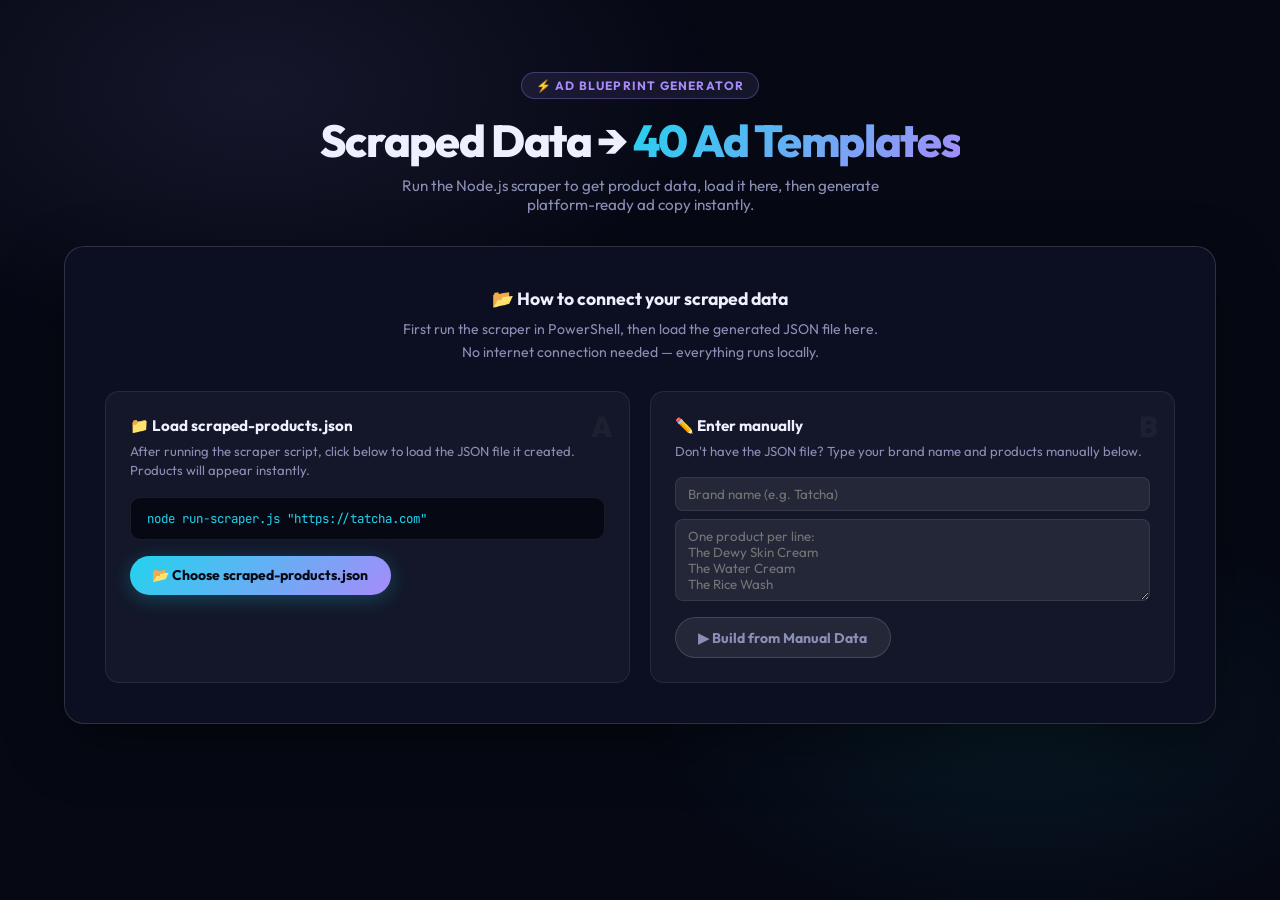
<file: web-scraper/ad-generator.html>
<!DOCTYPE html>
<html lang="en">
<head>
  <meta charset="UTF-8" />
  <meta name="viewport" content="width=device-width, initial-scale=1.0" />
  <title>Ad Blueprint Generator — Load Scraped Data</title>
  <meta name="description" content="Load scraped product data and generate 40 platform-ready ad templates instantly." />
  <link rel="preconnect" href="https://fonts.googleapis.com" />
  <link rel="preconnect" href="https://fonts.gstatic.com" crossorigin />
  <link href="https://fonts.googleapis.com/css2?family=Outfit:wght@300;400;500;600;700;800&family=JetBrains+Mono:wght@400;600&display=swap" rel="stylesheet" />
  <style>
    *, *::before, *::after { box-sizing: border-box; margin: 0; padding: 0; }
    :root {
      --bg: #060914; --surface: #0c0f21; --surface2: #131729;
      --glass: rgba(255,255,255,0.04); --glass2: rgba(255,255,255,0.07);
      --border: rgba(255,255,255,0.08); --border2: rgba(255,255,255,0.14);
      --text: #eef0ff; --dim: #8b8fb5; --mute: #3d4166;
      --cyan: #22d3ee; --purple: #a78bfa; --pink: #f472b6;
      --green: #34d399; --yellow: #fbbf24; --red: #f87171;
      --radius: 14px;
    }
    html { scroll-behavior: smooth; }
    body { font-family: 'Outfit', sans-serif; background: var(--bg); color: var(--text); min-height: 100vh; overflow-x: hidden; }

    .bg-mesh {
      position: fixed; inset: 0; z-index: 0; pointer-events: none;
      background:
        radial-gradient(ellipse 60% 50% at 20% 10%, rgba(167,139,250,0.1) 0%, transparent 60%),
        radial-gradient(ellipse 50% 40% at 80% 80%, rgba(34,211,238,0.08) 0%, transparent 60%);
    }

    .app { position: relative; z-index: 1; max-width: 1200px; margin: 0 auto; padding: 2rem 1.5rem 5rem; }

    /* ── Header ── */
    .header { text-align: center; padding: 2.5rem 0 2rem; }
    .header-badge {
      display: inline-flex; align-items: center; gap: 0.5rem;
      background: rgba(167,139,250,0.1); border: 1px solid rgba(167,139,250,0.3);
      border-radius: 99px; padding: 5px 14px; font-size: 0.75rem;
      font-weight: 700; letter-spacing: 0.1em; text-transform: uppercase;
      color: var(--purple); margin-bottom: 1rem;
    }
    .header h1 { font-size: clamp(1.8rem, 4vw, 2.8rem); font-weight: 800; letter-spacing: -0.03em; line-height: 1.15; margin-bottom: 0.6rem; }
    .header h1 span { background: linear-gradient(135deg, var(--cyan), var(--purple)); -webkit-background-clip: text; background-clip: text; -webkit-text-fill-color: transparent; }
    .header p { font-size: 0.95rem; color: var(--dim); max-width: 500px; margin: 0 auto; }

    /* ── Step 1: Load Card ── */
    .load-card {
      background: var(--surface); border: 1.5px solid var(--border2);
      border-radius: 20px; padding: 2.5rem; margin-bottom: 2rem;
      box-shadow: 0 20px 60px rgba(0,0,0,0.4); text-align: center;
    }
    .load-card h2 { font-size: 1.1rem; font-weight: 700; margin-bottom: 0.5rem; }
    .load-card p { font-size: 0.88rem; color: var(--dim); margin-bottom: 1.75rem; line-height: 1.6; }

    .load-options { display: grid; grid-template-columns: 1fr 1fr; gap: 1.25rem; }

    .load-option {
      background: var(--surface2); border: 1.5px solid var(--border);
      border-radius: 14px; padding: 1.5rem; text-align: left; position: relative; overflow: hidden;
    }
    .load-option h3 { font-size: 0.95rem; font-weight: 700; margin-bottom: 0.4rem; }
    .load-option p { font-size: 0.82rem; color: var(--dim); line-height: 1.5; margin-bottom: 1rem; }

    .load-step {
      position: absolute; top: 1rem; right: 1rem;
      font-size: 1.8rem; font-weight: 900; color: rgba(255,255,255,0.04);
      font-family: 'Outfit', sans-serif;
    }

    .btn {
      display: inline-flex; align-items: center; gap: 0.5rem;
      border-radius: 99px; padding: 0.65rem 1.4rem;
      font-family: 'Outfit', sans-serif; font-size: 0.875rem; font-weight: 700;
      cursor: pointer; border: none; transition: all 0.25s; white-space: nowrap;
    }
    .btn-primary {
      background: linear-gradient(135deg, var(--cyan), var(--purple));
      color: #060914; box-shadow: 0 4px 20px rgba(34,211,238,0.25);
    }
    .btn-primary:hover { transform: translateY(-2px); box-shadow: 0 8px 28px rgba(34,211,238,0.4); }
    .btn-ghost {
      background: var(--glass2); border: 1.5px solid var(--border2);
      color: var(--dim);
    }
    .btn-ghost:hover { border-color: var(--cyan); color: var(--cyan); }

    /* File Input Hidden */
    #jsonFileInput { display: none; }

    /* Code block for command */
    .code-block {
      background: var(--bg); border: 1px solid var(--border);
      border-radius: 10px; padding: 0.75rem 1rem;
      font-family: 'JetBrains Mono', monospace; font-size: 0.78rem;
      color: var(--cyan); text-align: left; word-break: break-all;
      margin-bottom: 1rem;
    }

    /* ── Loaded Banner ── */
    .loaded-banner {
      display: none; background: rgba(52,211,153,0.08);
      border: 1.5px solid rgba(52,211,153,0.3);
      border-radius: 14px; padding: 1.25rem 1.5rem; margin-bottom: 2rem;
      align-items: center; gap: 1rem;
    }
    .loaded-banner.visible { display: flex; }
    .loaded-banner-icon { font-size: 1.5rem; }
    .loaded-banner-text h3 { font-size: 1rem; font-weight: 700; color: var(--green); margin-bottom: 0.2rem; }
    .loaded-banner-text p { font-size: 0.83rem; color: var(--dim); }
    .loaded-banner-reload { margin-left: auto; font-size: 0.8rem; color: var(--mute); cursor: pointer; }
    .loaded-banner-reload:hover { color: var(--red); }

    /* ── Dashboard ── */
    .dashboard { display: none; }
    .dashboard.visible { display: block; }

    .dashboard-grid { display: grid; grid-template-columns: 320px 1fr; gap: 1.5rem; align-items: start; }

    /* ── Product Sidebar ── */
    .product-sidebar {
      background: var(--surface); border: 1px solid var(--border2);
      border-radius: 16px; padding: 1.25rem; position: sticky; top: 80px;
    }
    .sidebar-title {
      font-size: 0.75rem; font-weight: 700; letter-spacing: 0.08em;
      text-transform: uppercase; color: var(--purple); margin-bottom: 1rem;
    }
    .product-list { display: flex; flex-direction: column; gap: 0.5rem; max-height: 460px; overflow-y: auto; }
    .product-list::-webkit-scrollbar { width: 3px; }
    .product-list::-webkit-scrollbar-thumb { background: var(--mute); border-radius: 99px; }

    .product-row {
      display: flex; align-items: center; justify-content: space-between;
      padding: 0.65rem 0.9rem; background: var(--glass); border: 1px solid var(--border);
      border-radius: 10px; cursor: pointer; transition: all 0.2s; gap: 0.5rem;
    }
    .product-row:hover { border-color: var(--cyan); background: rgba(34,211,238,0.05); }
    .product-row.active { border-color: var(--cyan); background: rgba(34,211,238,0.1); box-shadow: 0 0 12px rgba(34,211,238,0.15); }
    .prod-idx { font-size: 0.68rem; color: var(--mute); font-family: 'JetBrains Mono', monospace; flex-shrink: 0; }
    .prod-name { font-size: 0.85rem; font-weight: 600; flex: 1; }
    .prod-price { font-size: 0.78rem; color: var(--green); font-family: 'JetBrains Mono', monospace; flex-shrink: 0; }

    /* Brand meta fields */
    .meta-fields { margin-top: 1.25rem; display: flex; flex-direction: column; gap: 0.75rem; }
    .meta-field label { font-size: 0.7rem; font-weight: 700; letter-spacing: 0.07em; text-transform: uppercase; color: var(--dim); display: block; margin-bottom: 0.3rem; }
    .meta-input {
      width: 100%; background: var(--glass2); border: 1px solid var(--border);
      border-radius: 8px; padding: 0.5rem 0.75rem; color: var(--text);
      font-family: 'Outfit', sans-serif; font-size: 0.83rem; outline: none;
      transition: border-color 0.2s;
    }
    .meta-input:focus { border-color: var(--purple); }

    /* ── Ads Panel ── */
    .ads-panel { display: flex; flex-direction: column; gap: 1.25rem; }

    .selected-product-banner {
      background: linear-gradient(135deg, rgba(34,211,238,0.08), rgba(167,139,250,0.06));
      border: 1px solid rgba(34,211,238,0.2); border-radius: 12px;
      padding: 1rem 1.25rem; display: flex; align-items: center; gap: 1rem;
    }
    .spb-label { font-size: 0.7rem; font-weight: 700; text-transform: uppercase; letter-spacing: 0.08em; color: var(--cyan); }
    .spb-name { font-size: 1.1rem; font-weight: 800; }
    .spb-count { margin-left: auto; font-size: 0.8rem; color: var(--dim); }

    /* Category Tabs */
    .category-tabs { display: flex; gap: 0.5rem; flex-wrap: wrap; }
    .cat-btn {
      border: 1.5px solid var(--border); background: var(--glass);
      border-radius: 99px; padding: 6px 16px; font-size: 0.8rem; font-weight: 600;
      color: var(--dim); cursor: pointer; transition: all 0.2s; font-family: 'Outfit', sans-serif;
    }
    .cat-btn.active {
      background: linear-gradient(135deg, var(--cyan), var(--purple));
      border-color: transparent; color: #060914;
    }
    .cat-btn:not(.active):hover { border-color: var(--cyan); color: var(--cyan); }

    /* Export bar */
    .export-bar { display: flex; gap: 0.75rem; flex-wrap: wrap; }
    .btn-export {
      border: 1.5px solid; border-radius: 99px; padding: 6px 16px;
      font-size: 0.8rem; font-weight: 600; cursor: pointer; transition: all 0.2s;
      font-family: 'Outfit', sans-serif; background: transparent;
    }
    .btn-export-json { border-color: var(--cyan); color: var(--cyan); }
    .btn-export-json:hover { background: rgba(34,211,238,0.1); }
    .btn-export-txt { border-color: var(--purple); color: var(--purple); }
    .btn-export-txt:hover { background: rgba(167,139,250,0.1); }

    /* Ad Cards Grid */
    .ads-grid { display: grid; grid-template-columns: repeat(auto-fill, minmax(280px, 1fr)); gap: 1rem; }
    .ad-card {
      background: var(--surface2); border: 1px solid var(--border);
      border-radius: 12px; padding: 1.1rem; display: flex; flex-direction: column; gap: 0.7rem;
    }
    .ad-badge {
      font-size: 0.62rem; font-weight: 700; letter-spacing: 0.09em; text-transform: uppercase;
      padding: 3px 9px; border-radius: 4px; display: inline-block; align-self: flex-start;
    }
    .badge-google   { background: rgba(34,211,238,0.12); color: var(--cyan); }
    .badge-facebook { background: rgba(167,139,250,0.12); color: var(--purple); }
    .badge-instagram{ background: rgba(244,114,182,0.12); color: var(--pink); }
    .badge-linkedin { background: rgba(96,165,250,0.12);  color: #60a5fa; }
    .badge-email    { background: rgba(251,191,36,0.12);  color: var(--yellow); }

    .ad-title { font-size: 0.88rem; font-weight: 700; }
    .ad-body {
      font-size: 0.8rem; color: var(--dim); line-height: 1.55;
      background: var(--glass); border: 1px solid var(--border);
      border-radius: 8px; padding: 0.7rem; white-space: pre-wrap; word-break: break-word;
      flex: 1;
    }
    .btn-copy {
      border: 1px solid var(--border2); background: var(--glass);
      color: var(--dim); border-radius: 6px; padding: 6px 12px;
      font-size: 0.75rem; font-weight: 600; cursor: pointer; transition: all 0.2s;
      font-family: 'Outfit', sans-serif; text-align: center;
    }
    .btn-copy:hover { border-color: var(--cyan); color: var(--cyan); background: rgba(34,211,238,0.05); }
    .btn-copy.copied { border-color: var(--green); color: var(--green); }

    /* Empty state */
    .empty-state {
      text-align: center; padding: 4rem 2rem;
      color: var(--mute); font-size: 0.9rem;
    }
    .empty-state .big { font-size: 3rem; margin-bottom: 1rem; display: block; }

    /* Toast */
    .toast {
      position: fixed; bottom: 2rem; left: 50%; transform: translateX(-50%);
      background: rgba(52,211,153,0.15); border: 1px solid rgba(52,211,153,0.4);
      color: #eef0ff; padding: 0.6rem 1.25rem; border-radius: 99px;
      font-size: 0.85rem; font-weight: 600; z-index: 9999;
      backdrop-filter: blur(8px); animation: fIn 0.2s ease;
    }
    @keyframes fIn { from { opacity: 0; transform: translate(-50%, 10px); } to { opacity: 1; transform: translate(-50%, 0); } }
    @keyframes spin { to { transform: rotate(360deg); } }

    .ad-image-container {
      position: relative;
      width: 100%;
      border-radius: 8px;
      overflow: hidden;
      margin-bottom: 0.5rem;
      border: 1px solid var(--border);
      aspect-ratio: 4 / 3;
      background: var(--surface);
    }
    .ad-image-container img {
      width: 100%;
      height: 100%;
      object-fit: cover;
      display: block;
    }
    .img-loading {
      position: absolute;
      inset: 0;
      background: rgba(6, 9, 20, 0.85);
      backdrop-filter: blur(4px);
      display: flex;
      flex-direction: column;
      align-items: center;
      justify-content: center;
      gap: 0.75rem;
      font-size: 0.75rem;
      font-weight: 600;
      color: var(--cyan);
      text-transform: uppercase;
      letter-spacing: 0.05em;
    }
    .img-loading::before {
      content: "";
      width: 24px;
      height: 24px;
      border: 2.5px solid rgba(34, 211, 238, 0.25);
      border-top-color: var(--cyan);
      border-radius: 50%;
      animation: spin 0.8s linear infinite;
    }
    .ad-actions {
      display: grid;
      grid-template-columns: 1fr 1.2fr 0.8fr;
      gap: 0.4rem;
      margin-top: auto;
    }
    .btn-gen-img {
      border-color: rgba(167, 139, 250, 0.4);
      color: var(--purple);
    }
    .btn-gen-img:hover {
      border-color: var(--purple);
      background: rgba(167, 139, 250, 0.08);
    }
    .btn-share {
      border-color: rgba(244, 114, 182, 0.4);
      color: var(--pink);
    }
    .btn-share:hover {
      border-color: var(--pink);
      background: rgba(244, 114, 182, 0.08);
    }

    @media (max-width: 860px) {
      .dashboard-grid { grid-template-columns: 1fr; }
      .product-sidebar { position: static; }
      .load-options { grid-template-columns: 1fr; }
    }
  </style>
</head>
<body>
<div class="bg-mesh"></div>
<div class="app">

  <!-- Header -->
  <div class="header">
    <div class="header-badge">⚡ Ad Blueprint Generator</div>
    <h1>Scraped Data → <span>40 Ad Templates</span></h1>
    <p>Run the Node.js scraper to get product data, load it here, then generate platform-ready ad copy instantly.</p>
  </div>

  <!-- Step 1: Load Card -->
  <div class="load-card" id="loadCard">
    <h2>📂 How to connect your scraped data</h2>
    <p>First run the scraper in PowerShell, then load the generated JSON file here.<br/>No internet connection needed — everything runs locally.</p>

    <div class="load-options">
      <!-- Option A: Load JSON -->
      <div class="load-option">
        <div class="load-step">A</div>
        <h3>📁 Load scraped-products.json</h3>
        <p>After running the scraper script, click below to load the JSON file it created. Products will appear instantly.</p>
        <div class="code-block">node run-scraper.js "https://tatcha.com"</div>
        <button class="btn btn-primary" onclick="document.getElementById('jsonFileInput').click()">
          📂 Choose scraped-products.json
        </button>
        <input type="file" id="jsonFileInput" accept=".json" onchange="loadJsonFile(event)" />
      </div>

      <!-- Option B: Paste JSON / Manual -->
      <div class="load-option">
        <div class="load-step">B</div>
        <h3>✏️ Enter manually</h3>
        <p>Don't have the JSON file? Type your brand name and products manually below.</p>
        <div style="display: flex; flex-direction: column; gap: 0.5rem; margin-bottom: 1rem;">
          <input type="text" id="manualBrand" class="meta-input" placeholder="Brand name (e.g. Tatcha)" />
          <textarea id="manualProducts" class="meta-input" rows="4"
            placeholder="One product per line:&#10;The Dewy Skin Cream&#10;The Water Cream&#10;The Rice Wash"
            style="resize: vertical;"></textarea>
        </div>
        <button class="btn btn-ghost" onclick="loadManual()">▶ Build from Manual Data</button>
      </div>
    </div>
  </div>

  <!-- Loaded Banner -->
  <div class="loaded-banner" id="loadedBanner">
    <div class="loaded-banner-icon">✅</div>
    <div class="loaded-banner-text">
      <h3 id="bannerBrand">Brand Loaded</h3>
      <p id="bannerMeta">Products loaded · Select one from the left to generate 40 ads</p>
    </div>
    <div class="loaded-banner-reload" onclick="resetAll()" title="Start over">✕ Reset</div>
  </div>

  <!-- Dashboard -->
  <div class="dashboard" id="dashboard">
    <div class="dashboard-grid">

      <!-- Left: Product List -->
      <div class="product-sidebar">
        <div class="sidebar-title">📦 Products — pick one</div>
        <div class="product-list" id="productList"></div>

        <div class="meta-fields">
          <div class="meta-field">
            <label>Brand Name</label>
            <input type="text" class="meta-input" id="brandNameInput" placeholder="Brand Name" oninput="regenerate()" />
          </div>
          <div class="meta-field">
            <label>Unique Value Proposition</label>
            <input type="text" class="meta-input" id="uvpInput" placeholder="What makes you special?" oninput="regenerate()" />
          </div>
          <div class="meta-field">
            <label>CTA (Call to Action)</label>
            <input type="text" class="meta-input" id="ctaInput" value="Shop Now" oninput="regenerate()" />
          </div>
        </div>
      </div>

      <!-- Right: Ads Panel -->
      <div class="ads-panel">

        <!-- Selected product banner -->
        <div class="selected-product-banner" id="spBanner" style="display:none">
          <div>
            <div class="spb-label">Generating ads for</div>
            <div class="spb-name" id="spName">—</div>
          </div>
          <div class="spb-count">40 templates</div>
        </div>

        <!-- Category Tabs + Export -->
        <div style="display: flex; justify-content: space-between; align-items: center; flex-wrap: wrap; gap: 1rem;">
          <div class="category-tabs">
            <button class="cat-btn active" onclick="filterCategory('all',this)">All (40)</button>
            <button class="cat-btn" onclick="filterCategory('google',this)">🔍 Google (8)</button>
            <button class="cat-btn" onclick="filterCategory('facebook',this)">👥 Facebook (8)</button>
            <button class="cat-btn" onclick="filterCategory('instagram',this)">📸 Instagram (8)</button>
            <button class="cat-btn" onclick="filterCategory('linkedin',this)">💼 LinkedIn (8)</button>
            <button class="cat-btn" onclick="filterCategory('email',this)">📧 Email (8)</button>
          </div>
          <div class="export-bar">
            <button class="btn-export btn-export-json" onclick="exportJSON()">⬇ JSON</button>
            <button class="btn-export btn-export-txt"  onclick="exportTXT()">⬇ TXT</button>
          </div>
        </div>

        <!-- Empty state -->
        <div class="empty-state" id="emptyState">
          <span class="big">👈</span>
          Select a product from the list to generate your 40 ad blueprints.
        </div>

        <!-- Ads Grid -->
        <div class="ads-grid" id="adsGrid"></div>

      </div>
    </div>
  </div>

</div>

<script>
  'use strict';

  let loadedData = null;
  let activeProduct = null;
  let activeCategory = 'all';
  let generatedAds = [];

  // ── Load JSON file ─────────────────────────────────────
  function loadJsonFile(event) {
    const file = event.target.files[0];
    if (!file) return;
    const reader = new FileReader();
    reader.onload = (e) => {
      try {
        const data = JSON.parse(e.target.result);
        if (!data.products || !Array.isArray(data.products)) throw new Error('Invalid JSON format');
        initDashboard(data);
      } catch (err) {
        alert('❌ Could not read the file: ' + err.message + '\nMake sure you selected the correct scraped-products.json file.');
      }
    };
    reader.readAsText(file);
  }

  function loadManual() {
    const brand = document.getElementById('manualBrand').value.trim() || 'My Brand';
    const lines = document.getElementById('manualProducts').value.trim().split('\n').filter(l => l.trim());
    if (lines.length === 0) return alert('Please enter at least one product name.');
    const products = lines.map(l => ({ name: l.trim(), price: '$29.99' }));
    initDashboard({ brand, url: '', scrapedAt: new Date().toISOString(), products });
  }

  function initDashboard(data) {
    if (!data.products || data.products.length === 0) {
      alert('⚠️ The loaded file contains 0 products.\n\nMake sure the target website actually has visible product elements, or use the "Manually Enter Products" option below to generate ads immediately.');
      return;
    }
    loadedData = data;

    // Banner
    const banner = document.getElementById('loadedBanner');
    banner.classList.add('visible');
    document.getElementById('bannerBrand').textContent = data.brand;
    document.getElementById('bannerMeta').textContent =
      `${data.products.length} products loaded · ${data.url ? 'Source: ' + data.url : 'Manual entry'} · Click any product to generate 40 ads`;

    // Fill meta fields
    document.getElementById('brandNameInput').value = data.brand;
    document.getElementById('uvpInput').value = 'Premium quality you can feel.';

    // Render products
    renderProductList();
    document.getElementById('dashboard').classList.add('visible');

    // Auto-select first product
    selectProduct(0);
  }

  function renderProductList() {
    const list = document.getElementById('productList');
    list.innerHTML = loadedData.products.map((p, i) => `
      <div class="product-row" id="prod-${i}" onclick="selectProduct(${i})">
        <span class="prod-idx">[${i}]</span>
        <span class="prod-name">${p.name}</span>
        <span class="prod-price">${p.price || ''}</span>
      </div>
    `).join('');
  }

  function selectProduct(idx) {
    document.querySelectorAll('.product-row').forEach(r => r.classList.remove('active'));
    const row = document.getElementById(`prod-${idx}`);
    if (row) { row.classList.add('active'); row.scrollIntoView({ block: 'nearest' }); }

    activeProduct = loadedData.products[idx];
    document.getElementById('spBanner').style.display = 'flex';
    document.getElementById('spName').textContent = activeProduct.name;
    document.getElementById('emptyState').style.display = 'none';

    generateAds();
  }

  function regenerate() {
    if (activeProduct) generateAds();
  }

  // ── Generate 40 Ads ────────────────────────────────────
  function generateAds() {
    const prod  = activeProduct.name;
    const price = activeProduct.price || '$29.99';
    const brand = document.getElementById('brandNameInput').value.trim() || loadedData.brand;
    const uvp   = document.getElementById('uvpInput').value.trim() || 'Premium quality you can feel.';
    const cta   = document.getElementById('ctaInput').value.trim() || 'Shop Now';

    generatedAds = [];

    // ── Google Search (8) ──
    const gVariants = [
      { h2: 'Fast & Free Delivery', desc: `Find exactly what you need. ${uvp}` },
      { h2: `Only ${price} — Limited Stock`, desc: `Don't miss out. ${brand} delivers fast.` },
      { h2: 'Award-Winning Quality', desc: `Join thousands who love ${prod} by ${brand}.` },
      { h2: 'Exclusive Online Offer', desc: `${uvp} Order ${prod} directly from ${brand}.` },
      { h2: 'Official Store — Best Price', desc: `Authentic ${prod}. Direct from ${brand}.` },
      { h2: 'Try It Risk-Free', desc: `${prod} from ${brand}. ${uvp}` },
      { h2: 'New Arrival Now In Stock', desc: `Shop ${prod} from ${brand} today. ${cta}!` },
      { h2: `Shop ${brand} Today`, desc: `Get the original ${prod}. Direct & authentic.` },
    ];
    gVariants.forEach((v, i) => {
      generatedAds.push({
        platform: 'google', label: 'Google Search',
        title: `Google Ad #${i+1} — Search Campaign`,
        body: `📌 Headline 1: Buy ${prod.slice(0,25)}\n📌 Headline 2: ${v.h2}\n📌 Headline 3: Official ${brand.slice(0,15)} Shop\n\n📝 Description: ${v.desc}`
      });
    });

    // ── Facebook Feed (8) ──
    const fbHooks = [
      `Stop scrolling 🚨 — if you care about quality, you need to know about ${prod}.`,
      `It's officially back in stock! ✅ Grab the fan-favourite ${prod} before it's gone.`,
      `No gatekeeping here 🤫 — here's what actually works: ${prod} by ${brand}.`,
      `Your routine is missing one thing. Let us introduce you to ${prod}.`,
      `POV: You finally tried ${prod} and your skin (or life) changed.`,
      `We get it — you're selective. That's why we made ${prod} just for you.`,
      `The internet has been obsessing over ${prod}. Here's why — and where to get it.`,
      `Real talk: you deserve the best. ${prod} from ${brand} delivers exactly that.`,
    ];
    fbHooks.forEach((hook, i) => {
      generatedAds.push({
        platform: 'facebook', label: 'Facebook Feed',
        title: `Facebook Ad #${i+1} — Feed / Story Copy`,
        body: `${hook}\n\n✨ ${uvp}\n💰 Now just ${price} at ${brand}.\n\n👇 Tap "${cta}" below to shop.`
      });
    });

    // ── Instagram (8) ──
    const igAngles = [
      `Obsessed with this aesthetic ✨`,
      `POV: your new holy grail just arrived`,
      `Not sponsored, just genuinely love this`,
      `The glow-up starts here 🌿`,
      `Adding to cart immediately 🛒`,
      `My honest review after 30 days of ${prod}`,
      `The only one I actually repurchase`,
      `This is what quality looks like ✨`,
    ];
    const igHashtags = `#musthave #aesthetic #${brand.toLowerCase().replace(/[^a-z0-9]/g,'')} #quality #trending`;
    igAngles.forEach((angle, i) => {
      generatedAds.push({
        platform: 'instagram', label: 'Instagram Post/Reel',
        title: `Instagram Ad #${i+1} — Post & Reel Caption`,
        body: `${angle}\n\n${prod} by ${brand} 🙌\n\n${uvp}\n\nShop via link in bio — ${price}\n\n${igHashtags}`
      });
    });

    // ── LinkedIn (8) ──
    const liAngles = [
      `I tested ${prod} for 30 days. Here's what I learned about quality sourcing.`,
      `Why discerning professionals are choosing ${brand}'s ${prod} for their daily ritual.`,
      `The hidden ROI of investing in premium: a case for ${prod}.`,
      `3 reasons the ${prod} by ${brand} has become an industry standard reference.`,
      `Scaling a business is hard. Your tools shouldn't be. Meet ${prod}.`,
      `What separates good from great? Attention to every detail. ${brand} proves it with ${prod}.`,
      `A quick note on why we built our culture around quality products like ${prod}.`,
      `Less noise, more results. ${brand}'s ${prod} is the professional's choice.`,
    ];
    liAngles.forEach((angle, i) => {
      generatedAds.push({
        platform: 'linkedin', label: 'LinkedIn Professional',
        title: `LinkedIn Ad #${i+1} — Professional Post`,
        body: `💼 ${angle}\n\n${uvp}\n\nExplore ${prod} at ${brand} → ${price}\n\n#${brand.replace(/\s+/g,'')} #Quality #Professional`
      });
    });

    // ── Email (8) ──
    const emailSubjects = [
      `You asked, we listened — introducing ${prod}`,
      `Your exclusive invite: discover ${prod}`,
      `Quick question about your ${prod} experience...`,
      `Don't miss this: ${prod} for just ${price}`,
      `We think you'll love this 💌`,
      `Honest reviews are in for ${prod}`,
      `⏰ Last chance: ${prod} at ${price}`,
      `The story behind ${prod} — and why it matters`,
    ];
    emailSubjects.forEach((subj, i) => {
      generatedAds.push({
        platform: 'email', label: 'Email Campaign',
        title: `Email #${i+1} — Sequence Copy`,
        body: `📧 Subject: ${subj}\n\nHi there,\n\nWe wanted to personally share something special with you — ${prod}.\n\n${uvp}\n\nRight now it's available for just ${price} at ${brand}. We'd love for you to experience the difference.\n\n→ ${cta}: [link]\n\nWith warmth,\nThe ${brand} Team`
      });
    });

    renderAdsGrid();
  }

  // ── Render Grid ────────────────────────────────────────
  function renderAdsGrid() {
    const grid = document.getElementById('adsGrid');
    const filtered = activeCategory === 'all'
      ? generatedAds
      : generatedAds.filter(a => a.platform === activeCategory);

    grid.innerHTML = filtered.map((ad, i) => `
      <div class="ad-card">
        <div class="ad-badge badge-${ad.platform}">${ad.label}</div>
        <div class="ad-title">${ad.title}</div>
        <div class="ad-image-container" id="adimgcontainer-${ad.platform}-${i}" style="display:none;">
          <img src="" id="adimg-${ad.platform}-${i}" alt="AI generated concept" />
          <div class="img-loading" id="adimgloading-${ad.platform}-${i}">Generating AI Concept...</div>
        </div>
        <div class="ad-body" id="adbody-${ad.platform}-${i}">${ad.body}</div>
        <div class="ad-actions">
          <button class="btn-copy" id="copybtn-${ad.platform}-${i}" onclick="copyAd('${ad.platform}',${i})">📋 Copy</button>
          <button class="btn-copy btn-gen-img" id="genimgbtn-${ad.platform}-${i}" onclick="generateAdImage('${ad.platform}',${i})">🎨 Image</button>
          <button class="btn-copy btn-share" onclick="shareSocial('${ad.platform}',${i})">🔗 Share</button>
        </div>
      </div>
    `).join('');
  }

  function generateAdImage(platform, idx) {
    const container = document.getElementById(`adimgcontainer-${platform}-${idx}`);
    const img = document.getElementById(`adimg-${platform}-${idx}`);
    const loading = document.getElementById(`adimgloading-${platform}-${idx}`);
    const btn = document.getElementById(`genimgbtn-${platform}-${idx}`);

    container.style.display = 'block';
    loading.style.display = 'flex';
    btn.disabled = true;
    btn.textContent = '⏳ ...';

    const brand = document.getElementById('brandNameInput').value.trim() || loadedData.brand;
    const prod = activeProduct.name;
    const uvp = document.getElementById('uvpInput').value.trim() || 'Premium quality you can feel.';

    // Construct a context-aware image generation prompt
    const promptText = `A premium professional high-end commercial ad image for ${brand} ${prod}, representing: ${uvp}. Elegant minimalist layout, studio lighting, advertising style, 4k.`;
    const encodedPrompt = encodeURIComponent(promptText);

    // Pollinations.ai free API creates images on-the-fly dynamically
    const imageUrl = `https://image.pollinations.ai/prompt/${encodedPrompt}?width=800&height=600&nologo=true&seed=${Math.floor(Math.random() * 100000)}`;

    img.onload = () => {
      loading.style.display = 'none';
      btn.disabled = false;
      btn.textContent = '🎨 Regene';
    };

    img.onerror = () => {
      loading.style.display = 'none';
      btn.disabled = false;
      btn.textContent = '❌ Fail';
      alert('Could not generate the AI image. Please check your internet connection and try again.');
    };

    img.src = imageUrl;
  }

  function shareSocial(platform, idx) {
    const textEl = document.getElementById(`adbody-${platform}-${idx}`);
    if (!textEl) return;
    const text = textEl.textContent;
    const imgEl = document.getElementById(`adimg-${platform}-${idx}`);
    const imageUrl = imgEl && imgEl.src ? imgEl.src : '';

    if (navigator.share) {
      navigator.share({
        title: `${platform.toUpperCase()} Ad Creative - ${activeProduct?.name || 'Product'}`,
        text: text,
        url: imageUrl || undefined
      }).catch(err => console.log('Social sharing canceled or failed', err));
    } else {
      // Fallback
      navigator.clipboard.writeText(text).then(() => {
        alert('📋 Ad copy copied to clipboard!\n\nYou can now paste it directly into your client\'s social media post.\n' + (imageUrl ? '\nGenerated Image Link:\n' + imageUrl : ''));
      });
    }
  }

  function filterCategory(cat, btn) {
    activeCategory = cat;
    document.querySelectorAll('.cat-btn').forEach(b => b.classList.remove('active'));
    btn.classList.add('active');
    if (activeProduct) renderAdsGrid();
  }

  function copyAd(platform, i) {
    const el = document.getElementById(`adbody-${platform}-${i}`);
    const btn = document.getElementById(`copybtn-${platform}-${i}`);
    if (!el) return;
    navigator.clipboard.writeText(el.textContent).then(() => {
      btn.textContent = '✓ Copied!';
      btn.classList.add('copied');
      setTimeout(() => { btn.textContent = '📋 Copy'; btn.classList.remove('copied'); }, 2000);
    });
  }

  // ── Export ─────────────────────────────────────────────
  function exportJSON() {
    const out = {
      brand: document.getElementById('brandNameInput').value,
      product: activeProduct?.name,
      generatedAt: new Date().toISOString(),
      ads: generatedAds
    };
    download(JSON.stringify(out, null, 2), `${safeFilename()}-ads.json`, 'application/json');
  }

  function exportTXT() {
    let out = `${'='.repeat(50)}\nAD BLUEPRINTS: ${activeProduct?.name}\nBrand: ${document.getElementById('brandNameInput').value}\n${'='.repeat(50)}\n\n`;
    generatedAds.forEach(ad => {
      out += `${'─'.repeat(40)}\n[${ad.label.toUpperCase()}] ${ad.title}\n${'─'.repeat(40)}\n${ad.body}\n\n`;
    });
    download(out, `${safeFilename()}-ads.txt`, 'text/plain');
  }

  function safeFilename() {
    return (activeProduct?.name || 'ads').toLowerCase().replace(/[^a-z0-9]/g, '-').slice(0, 30);
  }

  function download(content, filename, type) {
    const blob = new Blob([content], { type });
    const url = URL.createObjectURL(blob);
    const a = document.createElement('a');
    a.href = url; a.download = filename; a.click();
    URL.revokeObjectURL(url);
  }

  function resetAll() {
    loadedData = null; activeProduct = null; generatedAds = [];
    document.getElementById('loadedBanner').classList.remove('visible');
    document.getElementById('dashboard').classList.remove('visible');
    document.getElementById('jsonFileInput').value = '';
    document.getElementById('adsGrid').innerHTML = '';
    document.getElementById('emptyState').style.display = 'block';
    document.getElementById('spBanner').style.display = 'none';
  }
</script>
</body>
</html>
</file>
<file: brand-dna-builder/style.css>
/* ============================================================
   BRAND DNA BUILDER — Premium Stylesheet
   ============================================================ */

@import url('https://fonts.googleapis.com/css2?family=Outfit:wght@300;400;500;600;700;800;900&family=Playfair+Display:ital,wght@0,700;0,900;1,700&display=swap');

/* ── Reset & Base ── */
*, *::before, *::after { box-sizing: border-box; margin: 0; padding: 0; }

:root {
  --bg:        #08071a;
  --surface:   #0f0d2a;
  --surface2:  #16143a;
  --glass:     rgba(255,255,255,0.04);
  --glass2:    rgba(255,255,255,0.08);
  --border:    rgba(255,255,255,0.08);
  --border2:   rgba(255,255,255,0.15);
  --text:      #f0efff;
  --text-dim:  #9492c4;
  --text-mute: #4e4b7a;
  --accent1:   #a78bfa;
  --accent2:   #ec4899;
  --accent3:   #f59e0b;
  --green:     #34d399;
  --red:       #f87171;
  --radius:    16px;
  --radius-sm: 10px;
  --shadow:    0 8px 32px rgba(0,0,0,0.4);
  --shadow-lg: 0 20px 60px rgba(0,0,0,0.6);
  --glow1:     0 0 40px rgba(167,139,250,0.25);
  --glow2:     0 0 40px rgba(236,72,153,0.2);
}

html { scroll-behavior: smooth; }

body {
  font-family: 'Outfit', system-ui, sans-serif;
  background: var(--bg);
  color: var(--text);
  min-height: 100vh;
  overflow-x: hidden;
  line-height: 1.6;
}

/* ── Background Orbs ── */
.bg-orb {
  position: fixed;
  border-radius: 50%;
  filter: blur(80px);
  pointer-events: none;
  z-index: 0;
  animation: orbFloat 12s ease-in-out infinite;
}
.orb-1 {
  width: 600px; height: 600px;
  background: radial-gradient(circle, rgba(167,139,250,0.18) 0%, transparent 70%);
  top: -200px; left: -200px;
  animation-delay: 0s;
}
.orb-2 {
  width: 500px; height: 500px;
  background: radial-gradient(circle, rgba(236,72,153,0.14) 0%, transparent 70%);
  bottom: -150px; right: -150px;
  animation-delay: -4s;
}
.orb-3 {
  width: 400px; height: 400px;
  background: radial-gradient(circle, rgba(245,158,11,0.1) 0%, transparent 70%);
  top: 50%; left: 50%;
  transform: translate(-50%,-50%);
  animation-delay: -8s;
}

@keyframes orbFloat {
  0%, 100% { transform: translate(0, 0) scale(1); }
  33%       { transform: translate(30px, -40px) scale(1.05); }
  66%       { transform: translate(-20px, 30px) scale(0.95); }
}

/* ── Header ── */
.site-header {
  position: sticky;
  top: 0;
  z-index: 100;
  backdrop-filter: blur(20px);
  -webkit-backdrop-filter: blur(20px);
  background: rgba(8,7,26,0.8);
  border-bottom: 1px solid var(--border);
}
.header-inner {
  max-width: 900px;
  margin: 0 auto;
  padding: 0 2rem;
  height: 64px;
  display: flex;
  align-items: center;
  gap: 2rem;
}
.logo {
  display: flex;
  align-items: center;
  gap: 10px;
  font-size: 1.1rem;
  font-weight: 600;
  letter-spacing: -0.02em;
  color: var(--text);
  flex-shrink: 0;
}
.logo strong { color: var(--accent1); }

/* ── Step Nav ── */
.step-nav {
  display: flex;
  align-items: center;
  gap: 6px;
  margin-left: auto;
}
.nav-dot {
  width: 32px; height: 32px;
  border-radius: 50%;
  border: 1.5px solid var(--border2);
  background: var(--glass);
  color: var(--text-mute);
  font-size: 0.75rem;
  font-weight: 700;
  cursor: pointer;
  transition: all 0.3s ease;
  display: flex; align-items: center; justify-content: center;
  font-family: 'Outfit', sans-serif;
}
.nav-dot:hover { border-color: var(--accent1); color: var(--accent1); }
.nav-dot.active {
  background: linear-gradient(135deg, var(--accent1), var(--accent2));
  border-color: transparent;
  color: white;
  box-shadow: 0 0 20px rgba(167,139,250,0.5);
}
.nav-dot.completed {
  background: rgba(52,211,153,0.15);
  border-color: var(--green);
  color: var(--green);
}

/* ── Progress Bar ── */
.progress-bar-wrap {
  flex: 1;
  height: 3px;
  background: var(--glass2);
  border-radius: 99px;
  overflow: hidden;
  max-width: 200px;
}
.progress-bar {
  height: 100%;
  background: linear-gradient(90deg, var(--accent1), var(--accent2));
  border-radius: 99px;
  width: 0%;
  transition: width 0.6s cubic-bezier(0.4,0,0.2,1);
  box-shadow: 0 0 10px rgba(167,139,250,0.6);
}

/* ── Main Content ── */
.app-main {
  position: relative;
  z-index: 1;
  max-width: 900px;
  margin: 0 auto;
  padding: 3rem 2rem 6rem;
}

/* ── Step Sections ── */
.step-section {
  display: none;
  animation: stepIn 0.5s cubic-bezier(0.4,0,0.2,1);
}
.step-section.active { display: block; }

@keyframes stepIn {
  from { opacity: 0; transform: translateY(24px); }
  to   { opacity: 1; transform: translateY(0); }
}

/* ── Step Hero ── */
.step-hero {
  margin-bottom: 2.5rem;
  text-align: center;
}
.step-tag {
  display: inline-block;
  font-size: 0.75rem;
  font-weight: 700;
  letter-spacing: 0.12em;
  text-transform: uppercase;
  color: var(--accent1);
  background: rgba(167,139,250,0.12);
  border: 1px solid rgba(167,139,250,0.3);
  padding: 4px 14px;
  border-radius: 99px;
  margin-bottom: 1rem;
}
.step-title {
  font-size: clamp(2rem, 5vw, 3rem);
  font-weight: 800;
  letter-spacing: -0.03em;
  line-height: 1.15;
  color: var(--text);
  margin-bottom: 0.75rem;
}
.step-title em {
  font-style: normal;
  background: linear-gradient(135deg, var(--accent1), var(--accent2));
  -webkit-background-clip: text;
  background-clip: text;
  -webkit-text-fill-color: transparent;
}
.step-subtitle {
  font-size: 1.05rem;
  color: var(--text-dim);
  max-width: 560px;
  margin: 0 auto;
}
.section-label {
  font-size: 0.85rem;
  font-weight: 700;
  letter-spacing: 0.1em;
  text-transform: uppercase;
  color: var(--text-dim);
  margin-bottom: 0.5rem;
  text-align: left;
}
.section-hint {
  font-size: 0.875rem;
  color: var(--text-mute);
  margin-bottom: 1rem;
}

/* ── Forms ── */
.form-grid {
  display: grid;
  grid-template-columns: 1fr 1fr;
  gap: 1.25rem;
  margin-bottom: 2rem;
}
.form-group { display: flex; flex-direction: column; gap: 0.5rem; }
.form-group.full { grid-column: 1 / -1; }

label {
  font-size: 0.875rem;
  font-weight: 600;
  color: var(--text-dim);
}
.req { color: var(--accent2); }
.hint {
  font-weight: 400;
  color: var(--text-mute);
  font-size: 0.8rem;
}

.form-input {
  background: var(--glass);
  border: 1.5px solid var(--border);
  border-radius: var(--radius-sm);
  padding: 0.75rem 1rem;
  color: var(--text);
  font-family: 'Outfit', sans-serif;
  font-size: 0.95rem;
  width: 100%;
  transition: all 0.25s ease;
  outline: none;
}
.form-input:focus {
  border-color: var(--accent1);
  background: rgba(167,139,250,0.06);
  box-shadow: 0 0 0 3px rgba(167,139,250,0.15);
}
.form-input::placeholder { color: var(--text-mute); }
.form-textarea { resize: vertical; min-height: 90px; }
.form-select {
  appearance: none;
  -webkit-appearance: none;
  cursor: pointer;
  background-image: url("data:image/svg+xml,%3Csvg xmlns='http://www.w3.org/2000/svg' width='14' height='14' viewBox='0 0 24 24' fill='none' stroke='%239492c4' stroke-width='2'%3E%3Cpath d='M6 9l6 6 6-6'/%3E%3C/svg%3E");
  background-repeat: no-repeat;
  background-position: right 12px center;
  padding-right: 2.5rem;
}
.form-select option { background: var(--surface2); color: var(--text); }
.char-count {
  font-size: 0.75rem;
  color: var(--text-mute);
  text-align: right;
  margin-top: 0.25rem;
}

/* ── Archetype Grid ── */
.archetype-grid {
  display: grid;
  grid-template-columns: repeat(auto-fill, minmax(180px, 1fr));
  gap: 1rem;
  margin-bottom: 2rem;
}
.archetype-card {
  background: var(--glass);
  border: 1.5px solid var(--border);
  border-radius: var(--radius);
  padding: 1.25rem;
  cursor: pointer;
  transition: all 0.25s ease;
  text-align: center;
  position: relative;
  overflow: hidden;
}
.archetype-card::before {
  content: '';
  position: absolute;
  inset: 0;
  background: linear-gradient(135deg, var(--accent1), var(--accent2));
  opacity: 0;
  transition: opacity 0.25s ease;
}
.archetype-card:hover { border-color: var(--accent1); transform: translateY(-2px); }
.archetype-card.selected {
  border-color: var(--accent1);
  box-shadow: var(--glow1);
}
.archetype-card.selected::before { opacity: 0.1; }
.archetype-emoji {
  font-size: 2rem;
  display: block;
  margin-bottom: 0.5rem;
  position: relative;
  z-index: 1;
}
.archetype-name {
  font-weight: 700;
  font-size: 0.9rem;
  color: var(--text);
  display: block;
  margin-bottom: 0.3rem;
  position: relative;
  z-index: 1;
}
.archetype-desc {
  font-size: 0.75rem;
  color: var(--text-mute);
  position: relative;
  z-index: 1;
}
.archetype-card.selected .archetype-name { color: var(--accent1); }

/* ── Sliders ── */
.sliders-grid {
  display: grid;
  grid-template-columns: 1fr 1fr;
  gap: 1.5rem 2rem;
  margin-bottom: 2rem;
}
.slider-item { display: flex; flex-direction: column; gap: 0.5rem; }
.slider-labels {
  display: flex;
  justify-content: space-between;
  font-size: 0.78rem;
  color: var(--text-mute);
  font-weight: 500;
}
.slider-center { color: var(--accent1); font-weight: 700; }
input[type="range"] {
  width: 100%;
  height: 4px;
  -webkit-appearance: none;
  appearance: none;
  background: var(--glass2);
  border-radius: 99px;
  outline: none;
  cursor: pointer;
}
input[type="range"]::-webkit-slider-thumb {
  -webkit-appearance: none;
  appearance: none;
  width: 18px; height: 18px;
  border-radius: 50%;
  background: linear-gradient(135deg, var(--accent1), var(--accent2));
  box-shadow: 0 0 10px rgba(167,139,250,0.5);
  cursor: pointer;
  transition: transform 0.2s ease;
}
input[type="range"]::-webkit-slider-thumb:hover { transform: scale(1.2); }
input[type="range"]::-moz-range-thumb {
  width: 18px; height: 18px;
  border-radius: 50%;
  background: linear-gradient(135deg, var(--accent1), var(--accent2));
  border: none;
  cursor: pointer;
}
.slider-value-label {
  font-size: 0.78rem;
  font-weight: 600;
  color: var(--accent1);
  text-align: center;
}

/* ── Values Grid ── */
.values-grid {
  display: flex;
  flex-wrap: wrap;
  gap: 0.75rem;
  margin-bottom: 1.5rem;
}
.value-chip {
  display: flex;
  align-items: center;
  gap: 0.5rem;
  padding: 0.5rem 1rem;
  border-radius: 99px;
  border: 1.5px solid var(--border);
  background: var(--glass);
  cursor: pointer;
  font-size: 0.875rem;
  font-weight: 500;
  color: var(--text-dim);
  transition: all 0.2s ease;
  user-select: none;
}
.value-chip:hover { border-color: var(--accent1); color: var(--accent1); }
.value-chip.selected {
  background: rgba(167,139,250,0.15);
  border-color: var(--accent1);
  color: var(--accent1);
  box-shadow: 0 0 12px rgba(167,139,250,0.2);
}
.value-chip .chip-emoji { font-size: 1rem; }

.custom-value-wrap {
  display: flex;
  gap: 0.75rem;
  align-items: center;
  margin-bottom: 1.5rem;
  max-width: 380px;
}
.selected-values-preview {
  padding: 0.75rem 1rem;
  background: var(--glass);
  border: 1px solid var(--border);
  border-radius: var(--radius-sm);
  font-size: 0.85rem;
  color: var(--text-mute);
  margin-bottom: 2rem;
  display: flex;
  gap: 0.5rem;
  align-items: baseline;
  flex-wrap: wrap;
}
.preview-label { font-weight: 600; color: var(--text-dim); white-space: nowrap; }
#selectedValuesList { color: var(--accent1); }

/* ── Voice / Pillars ── */
.voice-section {
  background: var(--glass);
  border: 1px solid var(--border);
  border-radius: var(--radius);
  padding: 1.5rem;
  margin-bottom: 1.5rem;
}
.pillars-wrap { display: flex; flex-direction: column; gap: 0.75rem; margin-bottom: 1rem; }
.pillar-item {
  display: flex;
  align-items: center;
  gap: 1rem;
}
.pillar-num {
  font-size: 0.75rem;
  font-weight: 700;
  color: var(--accent1);
  font-feature-settings: 'tnum';
  min-width: 24px;
  opacity: 0.7;
}
.pillar-input { flex: 1; }

/* ── Word Banks ── */
.word-banks {
  display: grid;
  grid-template-columns: 1fr 1fr;
  gap: 1.5rem;
}
.word-bank { display: flex; flex-direction: column; gap: 0.5rem; }
.wb-label {
  font-size: 0.8rem;
  font-weight: 700;
  letter-spacing: 0.08em;
  text-transform: uppercase;
  margin-bottom: 0.25rem;
}
.wb-yes { color: var(--green); }
.wb-no  { color: var(--red); }
.word-tags {
  display: flex;
  flex-wrap: wrap;
  gap: 0.5rem;
  min-height: 40px;
  margin-bottom: 0.5rem;
}
.word-tag {
  display: flex;
  align-items: center;
  gap: 0.4rem;
  padding: 3px 10px;
  border-radius: 99px;
  font-size: 0.8rem;
  font-weight: 500;
  cursor: pointer;
  transition: all 0.2s ease;
}
.word-tag.yes-tag {
  background: rgba(52,211,153,0.1);
  border: 1px solid rgba(52,211,153,0.3);
  color: var(--green);
}
.word-tag.no-tag {
  background: rgba(248,113,113,0.1);
  border: 1px solid rgba(248,113,113,0.3);
  color: var(--red);
}
.word-tag:hover { opacity: 0.7; }
.word-tag .remove { font-size: 0.7rem; opacity: 0.6; }
.word-input-wrap { margin-top: 0.25rem; }
.word-input { font-size: 0.875rem; padding: 0.5rem 0.75rem; }

/* ── Visual Identity ── */
.visual-section {
  margin-bottom: 2.5rem;
}
.palette-moods {
  display: grid;
  grid-template-columns: repeat(auto-fill, minmax(130px, 1fr));
  gap: 0.75rem;
  margin-bottom: 1.25rem;
}
.palette-mood {
  border-radius: var(--radius-sm);
  overflow: hidden;
  cursor: pointer;
  border: 2px solid var(--border);
  transition: all 0.25s ease;
}
.palette-mood:hover { border-color: var(--accent1); transform: translateY(-2px); }
.palette-mood.selected { border-color: var(--accent1); box-shadow: var(--glow1); }
.mood-swatches {
  display: flex;
  height: 40px;
}
.mood-swatch { flex: 1; }
.mood-name {
  padding: 6px 8px;
  font-size: 0.75rem;
  font-weight: 600;
  color: var(--text-dim);
  background: var(--glass2);
  text-align: center;
}

.custom-colors {
  display: flex;
  gap: 1.5rem;
  margin-bottom: 1rem;
  flex-wrap: wrap;
}
.color-picker-wrap {
  display: flex;
  flex-direction: column;
  align-items: center;
  gap: 0.4rem;
}
.color-picker-wrap label { font-size: 0.75rem; color: var(--text-mute); }
.color-swatch-input {
  width: 52px; height: 52px;
  border-radius: 50%;
  border: 2px solid var(--border2);
  cursor: pointer;
  padding: 0;
  background: none;
  -webkit-appearance: none;
  appearance: none;
  overflow: hidden;
}
.color-swatch-input::-webkit-color-swatch-wrapper { padding: 0; }
.color-swatch-input::-webkit-color-swatch { border: none; border-radius: 50%; }

.palette-preview {
  display: flex;
  height: 56px;
  border-radius: var(--radius-sm);
  overflow: hidden;
  border: 1px solid var(--border);
}
.palette-preview-swatch { flex: 1; position: relative; }
.palette-preview-label {
  position: absolute;
  bottom: 4px;
  left: 50%;
  transform: translateX(-50%);
  font-size: 0.65rem;
  font-weight: 600;
  white-space: nowrap;
  mix-blend-mode: difference;
  color: white;
  opacity: 0.8;
}

/* ── Type Options ── */
.type-options, .style-options {
  display: grid;
  grid-template-columns: repeat(auto-fill, minmax(160px, 1fr));
  gap: 0.75rem;
  margin-top: 0.75rem;
}
.type-card, .style-card {
  background: var(--glass);
  border: 1.5px solid var(--border);
  border-radius: var(--radius-sm);
  padding: 1rem;
  cursor: pointer;
  transition: all 0.25s ease;
  text-align: center;
}
.type-card:hover, .style-card:hover { border-color: var(--accent1); transform: translateY(-2px); }
.type-card.selected, .style-card.selected {
  border-color: var(--accent1);
  background: rgba(167,139,250,0.08);
  box-shadow: var(--glow1);
}
.type-preview {
  font-size: 1.4rem;
  font-weight: 700;
  margin-bottom: 0.4rem;
  color: var(--text);
}
.type-name { font-size: 0.8rem; font-weight: 600; color: var(--text-dim); }
.type-desc { font-size: 0.7rem; color: var(--text-mute); margin-top: 0.2rem; }
.style-emoji { font-size: 1.5rem; margin-bottom: 0.4rem; }

/* ── Buttons ── */
.btn {
  display: inline-flex;
  align-items: center;
  gap: 0.5rem;
  padding: 0.75rem 1.75rem;
  border-radius: 99px;
  font-family: 'Outfit', sans-serif;
  font-size: 0.95rem;
  font-weight: 600;
  cursor: pointer;
  border: none;
  transition: all 0.25s ease;
  text-decoration: none;
}
.btn-primary {
  background: linear-gradient(135deg, var(--accent1), var(--accent2));
  color: white;
  box-shadow: 0 4px 20px rgba(167,139,250,0.35);
}
.btn-primary:hover {
  transform: translateY(-2px);
  box-shadow: 0 8px 30px rgba(167,139,250,0.5);
}
.btn-primary:active { transform: translateY(0); }
.btn-ghost {
  background: var(--glass2);
  border: 1.5px solid var(--border2);
  color: var(--text-dim);
}
.btn-ghost:hover { background: var(--glass2); border-color: var(--accent1); color: var(--accent1); }
.btn-accent {
  background: rgba(245,158,11,0.12);
  border: 1.5px solid rgba(245,158,11,0.35);
  color: var(--accent3);
}
.btn-accent:hover {
  background: rgba(245,158,11,0.2);
  box-shadow: 0 4px 20px rgba(245,158,11,0.25);
  transform: translateY(-2px);
}
.btn-sm { padding: 0.5rem 1rem; font-size: 0.85rem; }
.btn-arrow { font-size: 1.1rem; transition: transform 0.2s ease; }
.btn:hover .btn-arrow { transform: translateX(3px); }

.step-actions {
  display: flex;
  justify-content: flex-end;
  align-items: center;
  gap: 1rem;
  margin-top: 2.5rem;
  padding-top: 2rem;
  border-top: 1px solid var(--border);
}

/* ── DNA Card ── */
.dna-card {
  background: var(--glass);
  border: 1px solid var(--border);
  border-radius: 24px;
  overflow: hidden;
  margin-bottom: 2rem;
  box-shadow: var(--shadow-lg);
}
.dna-header {
  display: flex;
  align-items: center;
  gap: 1.5rem;
  padding: 2rem;
  background: linear-gradient(135deg, rgba(167,139,250,0.15), rgba(236,72,153,0.1));
  border-bottom: 1px solid var(--border);
}
.dna-logo-ring {
  width: 72px; height: 72px;
  border-radius: 50%;
  background: linear-gradient(135deg, var(--accent1), var(--accent2));
  display: flex;
  align-items: center;
  justify-content: center;
  font-size: 1.4rem;
  font-weight: 800;
  color: white;
  flex-shrink: 0;
  box-shadow: 0 0 30px rgba(167,139,250,0.4);
}
.dna-header-text h2 {
  font-size: 1.5rem;
  font-weight: 800;
  letter-spacing: -0.02em;
  margin-bottom: 0.2rem;
}
.dna-header-text p {
  font-size: 0.9rem;
  color: var(--text-dim);
  margin-bottom: 0.5rem;
}
.dna-badges { display: flex; gap: 0.5rem; flex-wrap: wrap; }
.dna-badge {
  font-size: 0.7rem;
  font-weight: 600;
  letter-spacing: 0.05em;
  text-transform: uppercase;
  padding: 3px 10px;
  border-radius: 99px;
  background: rgba(167,139,250,0.15);
  border: 1px solid rgba(167,139,250,0.3);
  color: var(--accent1);
}
.dna-grid {
  display: grid;
  grid-template-columns: 1fr 1fr;
  gap: 0;
}
.dna-block {
  padding: 1.5rem;
  border-bottom: 1px solid var(--border);
  border-right: 1px solid var(--border);
}
.dna-block:nth-child(even) { border-right: none; }
.dna-block:nth-last-child(-n+2) { border-bottom: none; }
.dna-block-icon { font-size: 1.3rem; margin-bottom: 0.4rem; }
.dna-block h4 {
  font-size: 0.7rem;
  font-weight: 700;
  letter-spacing: 0.1em;
  text-transform: uppercase;
  color: var(--text-mute);
  margin-bottom: 0.5rem;
}
.dna-block p { font-size: 0.875rem; color: var(--text-dim); line-height: 1.6; }
.dna-palette-block { grid-column: 1 / -1; border-right: none; }
.dna-chips {
  display: flex;
  flex-wrap: wrap;
  gap: 0.4rem;
}
.dna-chip {
  font-size: 0.75rem;
  font-weight: 600;
  padding: 3px 10px;
  border-radius: 99px;
  background: rgba(167,139,250,0.12);
  border: 1px solid rgba(167,139,250,0.25);
  color: var(--accent1);
}
.yes-chips .dna-chip {
  background: rgba(52,211,153,0.1);
  border-color: rgba(52,211,153,0.3);
  color: var(--green);
}
.no-chips .dna-chip {
  background: rgba(248,113,113,0.1);
  border-color: rgba(248,113,113,0.3);
  color: var(--red);
}
.pillar-list { display: flex; flex-direction: column; gap: 0.4rem; }
.pillar-entry {
  display: flex;
  align-items: center;
  gap: 0.5rem;
  font-size: 0.85rem;
  color: var(--text-dim);
}
.pillar-entry::before {
  content: '▸';
  color: var(--accent1);
  font-size: 0.75rem;
}

/* Voice mini sliders in DNA */
.voice-mini-row {
  display: flex;
  flex-direction: column;
  gap: 0.5rem;
}
.voice-mini {
  display: flex;
  align-items: center;
  gap: 0.5rem;
  font-size: 0.75rem;
  color: var(--text-mute);
}
.voice-mini-bar {
  flex: 1;
  height: 4px;
  background: var(--glass2);
  border-radius: 99px;
  overflow: hidden;
  position: relative;
}
.voice-mini-fill {
  position: absolute;
  left: 0; top: 0; bottom: 0;
  background: linear-gradient(90deg, var(--accent1), var(--accent2));
  border-radius: 99px;
  transition: width 1s cubic-bezier(0.4,0,0.2,1);
}
.voice-mini-val {
  font-size: 0.7rem;
  font-weight: 700;
  color: var(--accent1);
  min-width: 20px;
  text-align: right;
}

/* Palette in DNA */
.dna-palette-row {
  display: flex;
  gap: 0.5rem;
  margin-bottom: 0.75rem;
  flex-wrap: wrap;
}
.dna-swatch-pill {
  display: flex;
  align-items: center;
  gap: 0.4rem;
  font-size: 0.75rem;
  font-weight: 500;
  color: var(--text-mute);
}
.dna-swatch {
  width: 28px; height: 28px;
  border-radius: 50%;
  border: 2px solid rgba(255,255,255,0.1);
}
.dna-type-info, .dna-style-info {
  font-size: 0.8rem;
  color: var(--text-dim);
}
.dna-type-info strong, .dna-style-info strong { color: var(--accent1); }

/* ── Score Section ── */
.dna-score-section {
  padding: 2rem;
  background: linear-gradient(135deg, rgba(167,139,250,0.06), rgba(236,72,153,0.04));
  border-top: 1px solid var(--border);
  display: grid;
  grid-template-columns: 1fr auto 2fr;
  gap: 2rem;
  align-items: center;
}
.dna-score-header h3 {
  font-size: 1.1rem;
  font-weight: 700;
  margin-bottom: 0.25rem;
}
.dna-score-header p { font-size: 0.875rem; color: var(--text-dim); }
.dna-score-ring-wrap {
  position: relative;
  display: flex;
  align-items: center;
  justify-content: center;
}
.dna-score-ring { transform: rotate(-90deg); }
.ring-bg { fill: none; stroke: rgba(255,255,255,0.05); stroke-width: 6; }
.ring-fill {
  fill: none;
  stroke: url(#scoreGrad);
  stroke-width: 6;
  stroke-linecap: round;
  transition: stroke-dashoffset 1.5s cubic-bezier(0.4,0,0.2,1);
}
.dna-score-num {
  position: absolute;
  font-size: 1.3rem;
  font-weight: 800;
  color: var(--text);
}
.dna-score-bars { display: flex; flex-direction: column; gap: 0.75rem; }
.score-bar-row {
  display: flex;
  align-items: center;
  gap: 0.75rem;
  font-size: 0.8rem;
}
.score-bar-label { color: var(--text-mute); min-width: 120px; }
.score-bar-track {
  flex: 1;
  height: 6px;
  background: rgba(255,255,255,0.05);
  border-radius: 99px;
  overflow: hidden;
}
.score-bar-fill {
  height: 100%;
  border-radius: 99px;
  transition: width 1s cubic-bezier(0.4,0,0.2,1);
}
.score-bar-val { font-size: 0.75rem; font-weight: 700; color: var(--accent1); min-width: 28px; text-align: right; }

/* ── Responsive ── */
@media (max-width: 640px) {
  .form-grid { grid-template-columns: 1fr; }
  .sliders-grid { grid-template-columns: 1fr; }
  .word-banks { grid-template-columns: 1fr; }
  .dna-grid { grid-template-columns: 1fr; }
  .dna-block:nth-child(even) { border-right: 1px solid var(--border); }
  .dna-block:nth-last-child(-n+2) { border-bottom: 1px solid var(--border); }
  .dna-block:last-child { border-bottom: none; }
  .dna-score-section { grid-template-columns: 1fr; text-align: center; }
  .archetype-grid { grid-template-columns: repeat(2, 1fr); }
  .header-inner { gap: 1rem; }
  .progress-bar-wrap { display: none; }
}

/* ── Tooltips & Misc ── */
.step-section.exiting {
  animation: stepOut 0.3s ease forwards;
}
@keyframes stepOut {
  to { opacity: 0; transform: translateY(-12px); }
}
</file>
